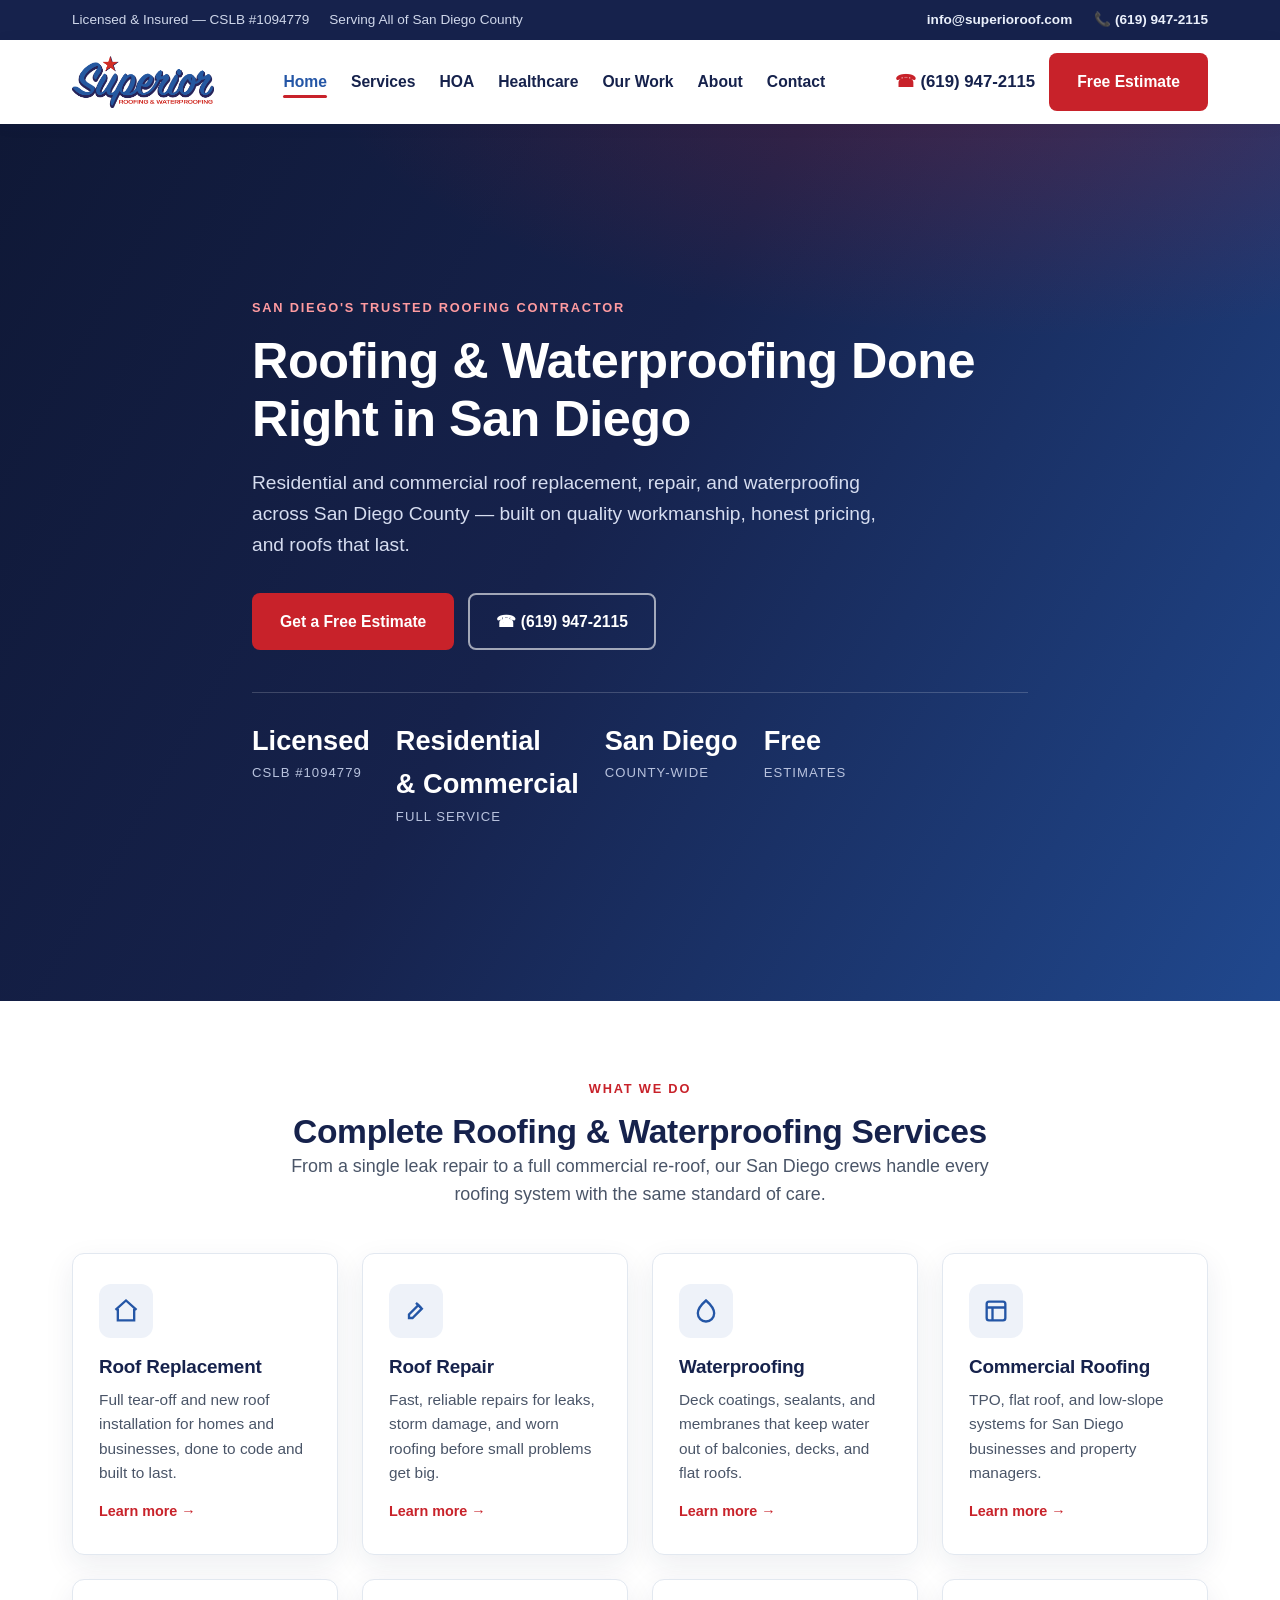
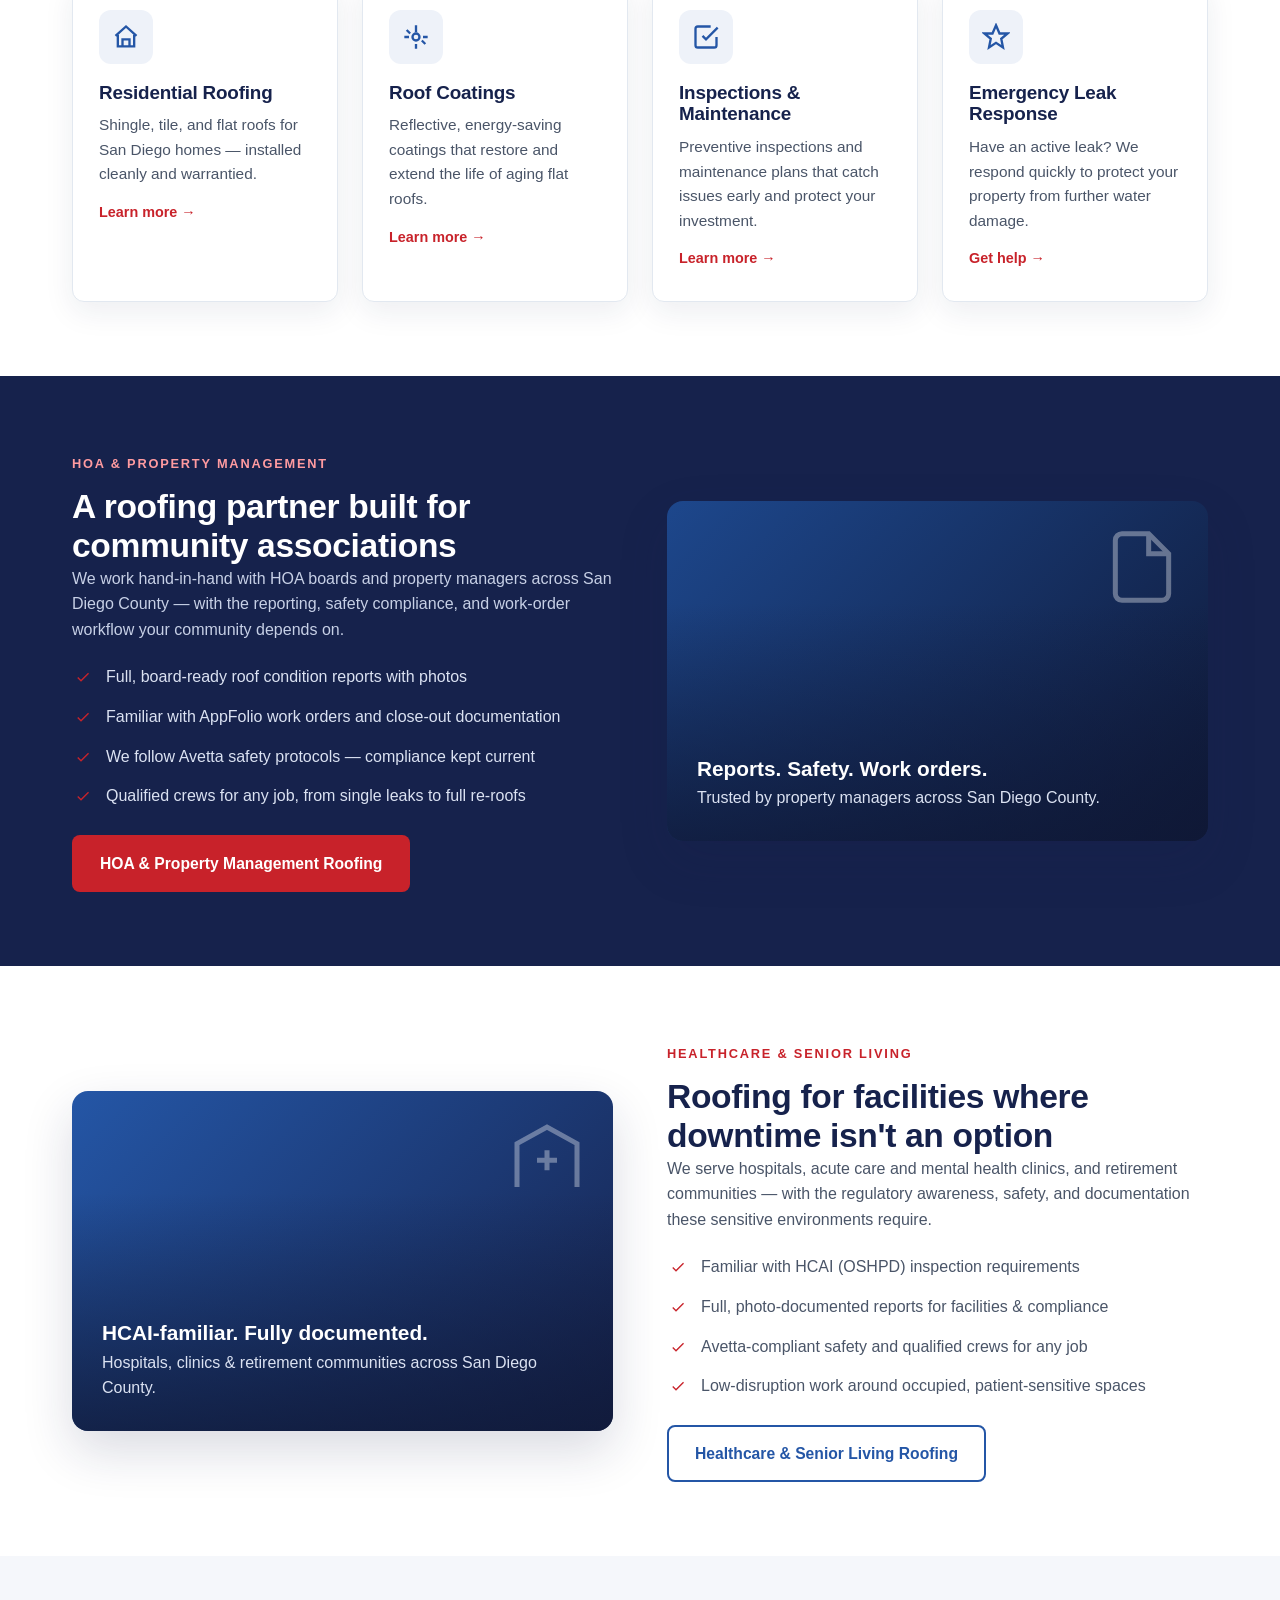
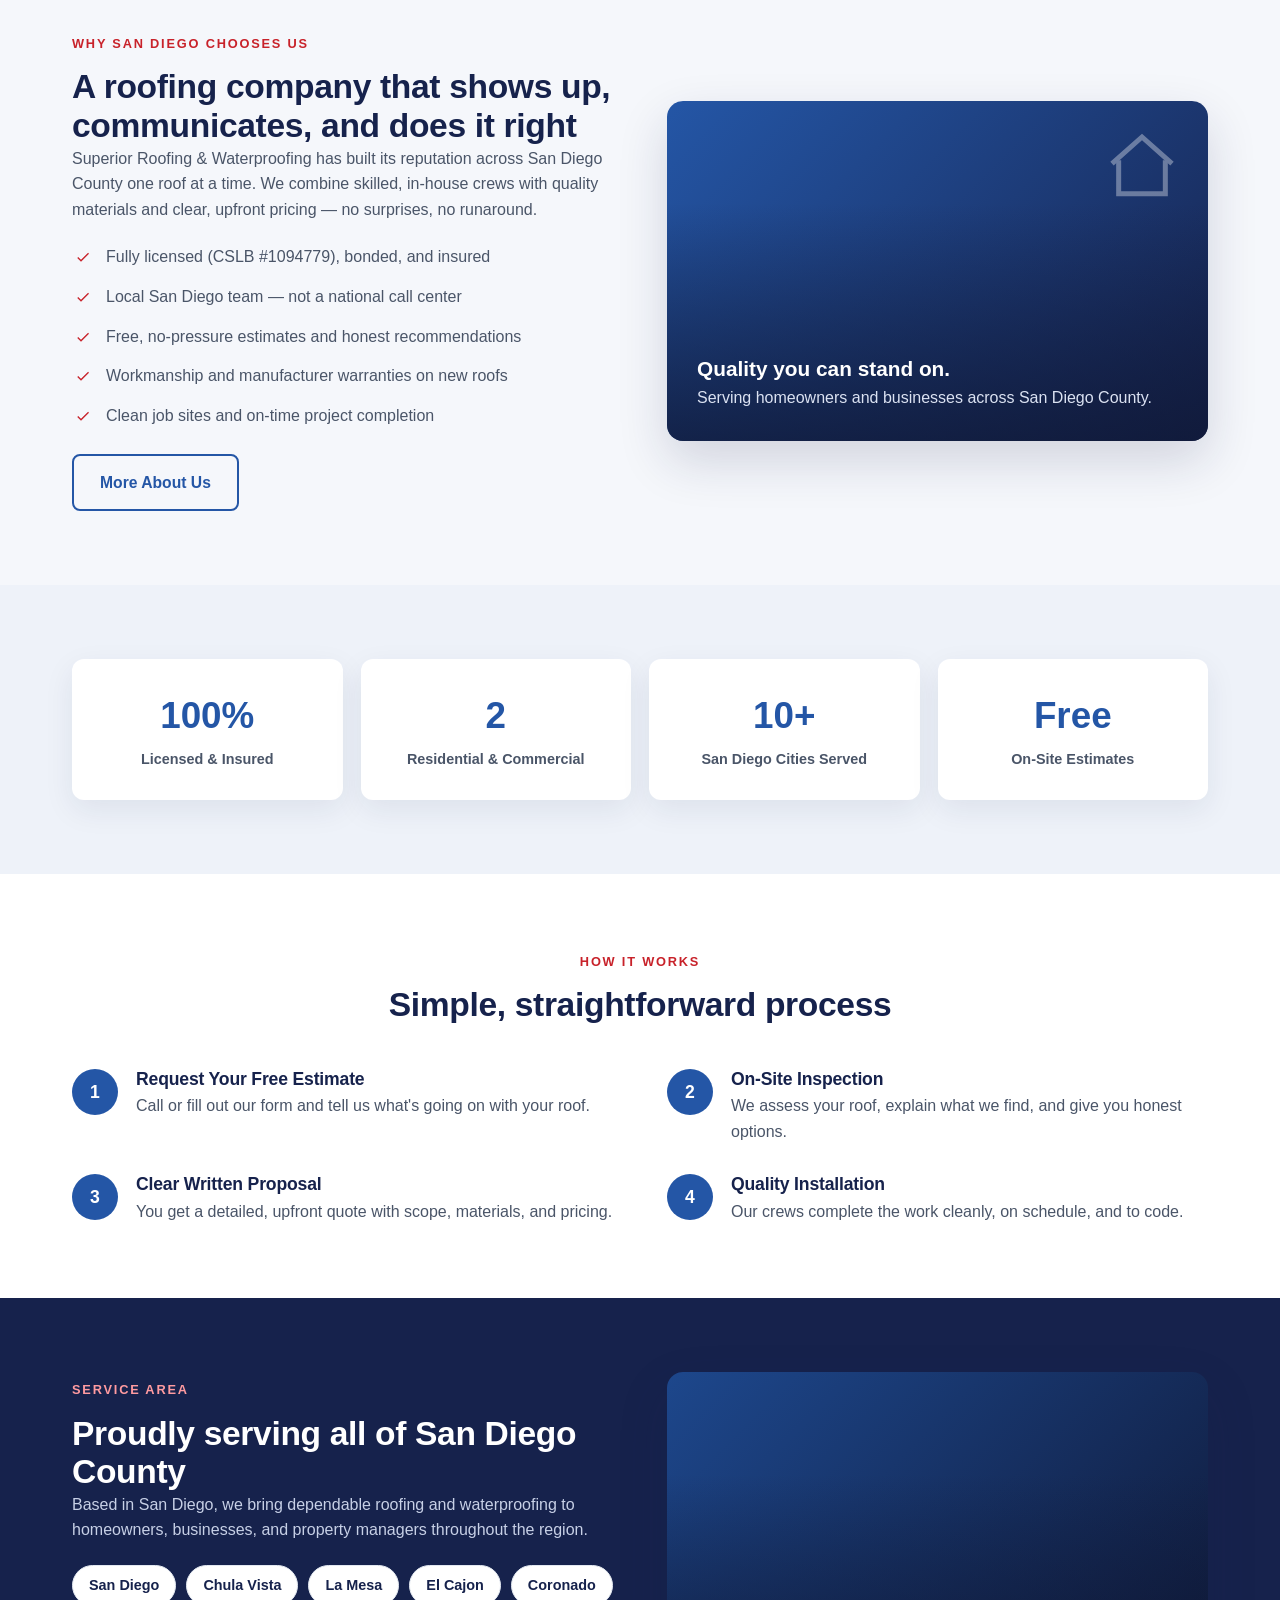
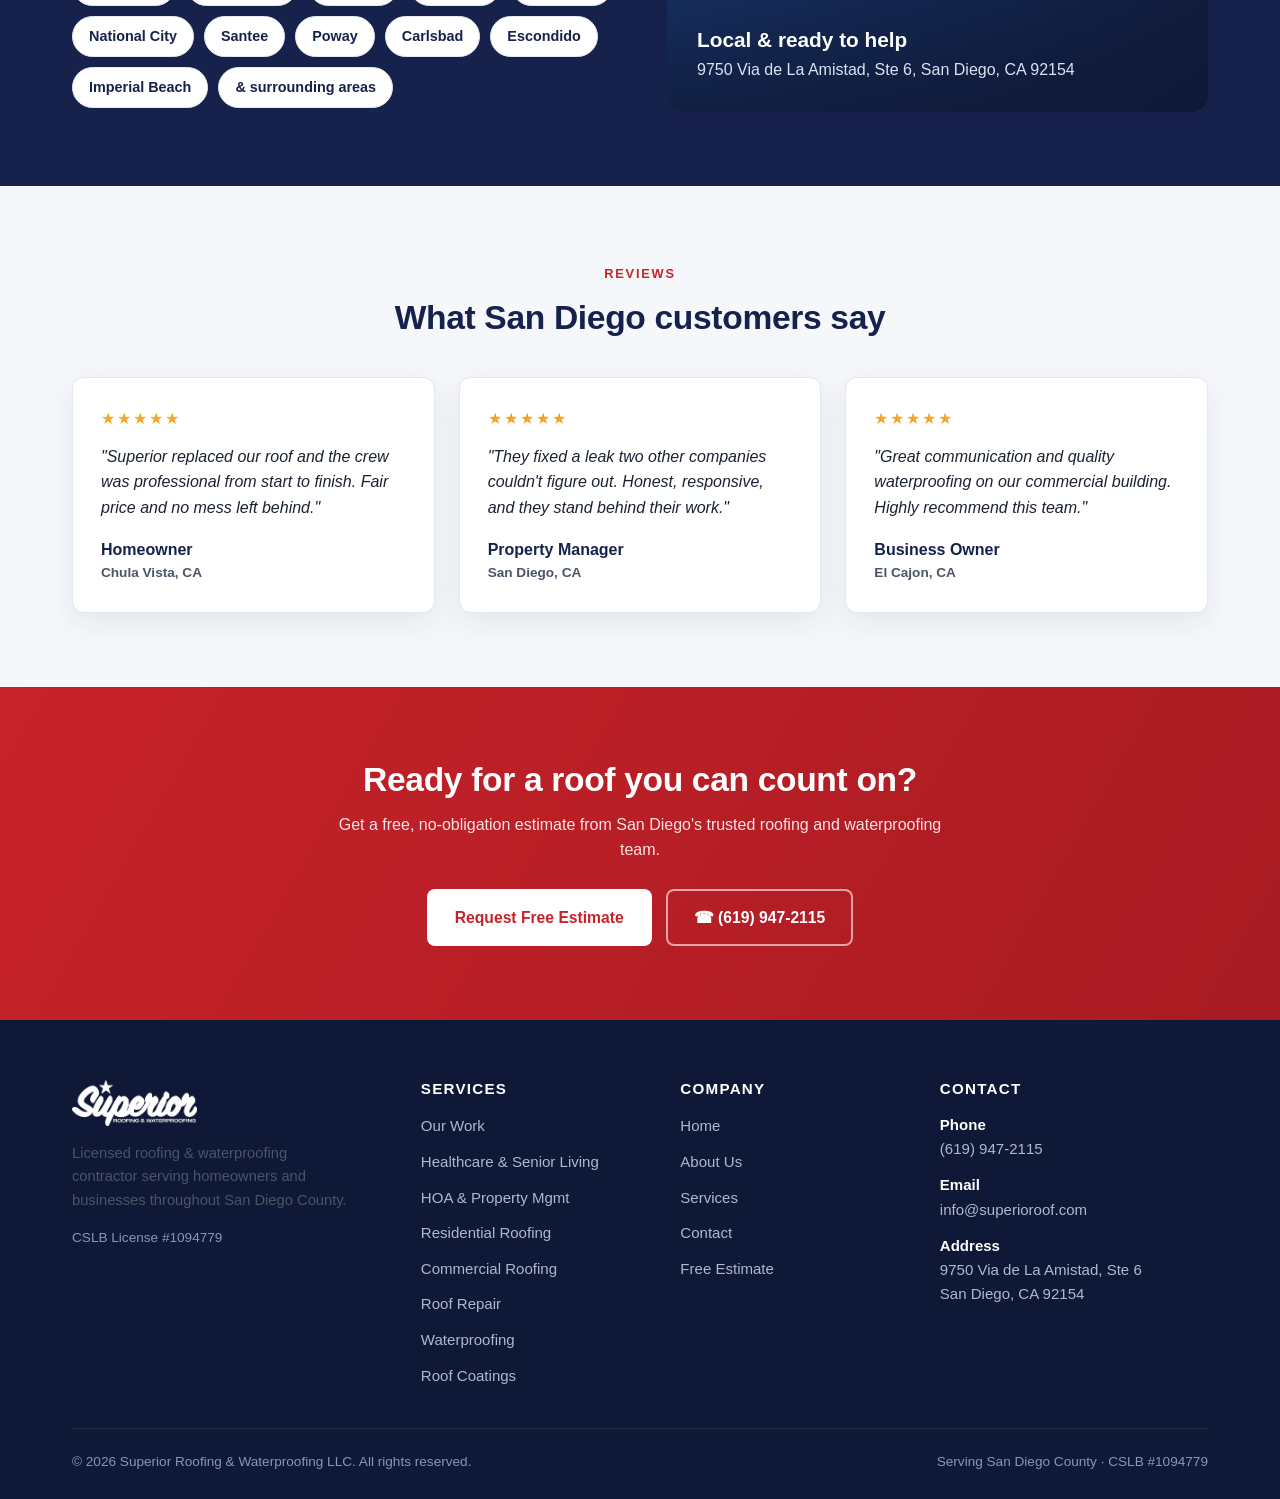
<file: index.html>
<!DOCTYPE html>
<html lang="en">
<head>
<meta charset="UTF-8">
<meta name="viewport" content="width=device-width, initial-scale=1">
<title>Superior Roofing &amp; Waterproofing | Roofing Contractor in San Diego, CA</title>
<meta name="description" content="Superior Roofing &amp; Waterproofing is a licensed San Diego roofing contractor (CSLB #1094779) for residential &amp; commercial roof replacement, repair, waterproofing and coatings across San Diego County. Free estimates — call (619) 947-2115.">
<meta name="keywords" content="roofing contractor San Diego, San Diego roofer, roof repair San Diego, roof replacement San Diego, commercial roofing San Diego, HOA roofing San Diego, property management roofing San Diego, hospital roofing San Diego, healthcare facility roofing, HCAI roofing contractor, retirement community roofing, waterproofing San Diego, flat roof San Diego, residential roofing San Diego County">
<meta name="robots" content="index, follow">
<meta name="geo.region" content="US-CA">
<meta name="geo.placename" content="San Diego, California">
<meta name="geo.position" content="32.5533;-117.0450">
<meta name="ICBM" content="32.5533, -117.0450">
<link rel="canonical" href="https://www.superioroof.com/">
<!-- Open Graph -->
<meta property="og:type" content="website">
<meta property="og:title" content="Superior Roofing &amp; Waterproofing | San Diego Roofing Contractor">
<meta property="og:description" content="Licensed San Diego roofing &amp; waterproofing contractor. Residential &amp; commercial roof replacement, repair, coatings. Free estimates: (619) 947-2115.">
<meta property="og:url" content="https://www.superioroof.com/">
<meta property="og:locale" content="en_US">
<meta name="twitter:card" content="summary">
<meta name="twitter:title" content="Superior Roofing &amp; Waterproofing | San Diego Roofing Contractor">
<meta name="twitter:description" content="Licensed San Diego roofing &amp; waterproofing contractor serving all of San Diego County.">
<link rel="preconnect" href="https://fonts.googleapis.com">
<link rel="stylesheet" href="styles.css">
<!-- Local Business structured data for Google local search -->
<script type="application/ld+json">
{
  "@context": "https://schema.org",
  "@type": "RoofingContractor",
  "@id": "https://www.superioroof.com/#business",
  "name": "Superior Roofing & Waterproofing LLC",
  "image": "https://www.superioroof.com/logo.png",
  "logo": "https://www.superioroof.com/logo.png",
  "url": "https://www.superioroof.com/",
  "telephone": "+1-619-947-2115",
  "email": "info@superioroof.com",
  "priceRange": "$$",
  "description": "Licensed roofing and waterproofing contractor serving San Diego County. Residential and commercial roof replacement, repair, maintenance, waterproofing and coatings.",
  "address": {
    "@type": "PostalAddress",
    "streetAddress": "9750 Via de La Amistad, Ste 6",
    "addressLocality": "San Diego",
    "addressRegion": "CA",
    "postalCode": "92154",
    "addressCountry": "US"
  },
  "geo": { "@type": "GeoCoordinates", "latitude": 32.5533, "longitude": -117.0450 },
  "areaServed": [
    {"@type":"City","name":"San Diego"},
    {"@type":"City","name":"Chula Vista"},
    {"@type":"City","name":"La Mesa"},
    {"@type":"City","name":"El Cajon"},
    {"@type":"City","name":"Coronado"},
    {"@type":"City","name":"National City"},
    {"@type":"City","name":"Santee"},
    {"@type":"City","name":"Poway"},
    {"@type":"City","name":"Carlsbad"},
    {"@type":"City","name":"Escondido"},
    {"@type":"AdministrativeArea","name":"San Diego County"}
  ],
  "openingHoursSpecification": [{
    "@type": "OpeningHoursSpecification",
    "dayOfWeek": ["Monday","Tuesday","Wednesday","Thursday","Friday"],
    "opens": "07:00", "closes": "17:00"
  }],
  "hasCredential": ["CSLB License #1094779", "Avetta-compliant safety program"],
  "knowsAbout": ["HOA roofing", "Property management roofing", "AppFolio work orders", "Healthcare facility roofing", "HCAI inspections", "Hospital roofing", "Retirement community roofing", "Commercial roofing", "Residential roofing", "Waterproofing"],
  "sameAs": []
}
</script>
</head>
<body>

<!-- Top bar -->
<div class="topbar">
  <div class="wrap">
    <div class="tb-left">
      <span>Licensed &amp; Insured — CSLB #1094779</span>
      <span>Serving All of San Diego County</span>
    </div>
    <div class="tb-right">
      <a href="mailto:info@superioroof.com">info@superioroof.com</a>
      <a href="tel:+16199472115">📞 (619) 947-2115</a>
    </div>
  </div>
</div>

<!-- Header -->
<header class="site-header">
  <div class="wrap nav">
    <a class="brand" href="index.html" aria-label="Superior Roofing and Waterproofing home">
      <img src="logo.png" alt="Superior Roofing & Waterproofing logo">
    </a>
    <nav aria-label="Main navigation">
      <ul class="nav-links">
        <li><a href="index.html" class="active">Home</a></li>
        <li><a href="services.html">Services</a></li>
        <li><a href="hoa.html">HOA</a></li>
        <li><a href="healthcare.html">Healthcare</a></li>
        <li><a href="projects.html">Our Work</a></li>
        <li><a href="about.html">About</a></li>
        <li><a href="contact.html">Contact</a></li>
      </ul>
    </nav>
    <div class="nav-cta">
      <span class="nav-phone"><span>☎</span> (619) 947-2115</span>
      <a href="contact.html" class="btn btn-red">Free Estimate</a>
      <button class="menu-toggle" aria-label="Toggle menu"><span></span><span></span><span></span></button>
    </div>
  </div>
</header>

<!-- Hero -->
<section class="hero">
  <div class="wrap">
    <span class="eyebrow" style="color:#ff9ba0">San Diego's Trusted Roofing Contractor</span>
    <h1>Roofing &amp; Waterproofing Done Right in San Diego</h1>
    <p>Residential and commercial roof replacement, repair, and waterproofing across San Diego County — built on quality workmanship, honest pricing, and roofs that last.</p>
    <div class="btns">
      <a href="contact.html" class="btn btn-red">Get a Free Estimate</a>
      <a href="tel:+16199472115" class="btn btn-ghost">☎ (619) 947-2115</a>
    </div>
    <div class="hero-badges">
      <div class="hero-badge"><b>Licensed</b><span>CSLB #1094779</span></div>
      <div class="hero-badge"><b>Residential<br>&amp; Commercial</b><span>Full Service</span></div>
      <div class="hero-badge"><b>San Diego</b><span>County-Wide</span></div>
      <div class="hero-badge"><b>Free</b><span>Estimates</span></div>
    </div>
  </div>
</section>

<!-- Services -->
<section>
  <div class="wrap center">
    <span class="eyebrow">What We Do</span>
    <h2>Complete Roofing &amp; Waterproofing Services</h2>
    <p class="lead">From a single leak repair to a full commercial re-roof, our San Diego crews handle every roofing system with the same standard of care.</p>
  </div>
  <div class="wrap" style="margin-top:44px">
    <div class="grid grid-4">
      <article class="card reveal">
        <div class="ic"><svg fill="none" stroke-width="2" viewBox="0 0 24 24"><path d="M3 11l9-8 9 8"/><path d="M5 10v10h14V10"/></svg></div>
        <h3>Roof Replacement</h3>
        <p>Full tear-off and new roof installation for homes and businesses, done to code and built to last.</p>
        <a class="more" href="services.html#replacement">Learn more →</a>
      </article>
      <article class="card reveal">
        <div class="ic"><svg fill="none" stroke-width="2" viewBox="0 0 24 24"><path d="M14 7l3 3-8 8H6v-3z"/><path d="M12 5l4 4"/></svg></div>
        <h3>Roof Repair</h3>
        <p>Fast, reliable repairs for leaks, storm damage, and worn roofing before small problems get big.</p>
        <a class="more" href="services.html#repair">Learn more →</a>
      </article>
      <article class="card reveal">
        <div class="ic"><svg fill="none" stroke-width="2" viewBox="0 0 24 24"><path d="M12 3s7 6 7 11a7 7 0 0 1-14 0c0-5 7-11 7-11z"/></svg></div>
        <h3>Waterproofing</h3>
        <p>Deck coatings, sealants, and membranes that keep water out of balconies, decks, and flat roofs.</p>
        <a class="more" href="services.html#waterproofing">Learn more →</a>
      </article>
      <article class="card reveal">
        <div class="ic"><svg fill="none" stroke-width="2" viewBox="0 0 24 24"><rect x="4" y="4" width="16" height="16" rx="2"/><path d="M4 9h16M9 9v11"/></svg></div>
        <h3>Commercial Roofing</h3>
        <p>TPO, flat roof, and low-slope systems for San Diego businesses and property managers.</p>
        <a class="more" href="services.html#commercial">Learn more →</a>
      </article>
      <article class="card reveal">
        <div class="ic"><svg fill="none" stroke-width="2" viewBox="0 0 24 24"><path d="M3 11l9-8 9 8"/><path d="M5 10v10h14V10"/><path d="M9 20v-6h6v6"/></svg></div>
        <h3>Residential Roofing</h3>
        <p>Shingle, tile, and flat roofs for San Diego homes — installed cleanly and warrantied.</p>
        <a class="more" href="services.html#residential">Learn more →</a>
      </article>
      <article class="card reveal">
        <div class="ic"><svg fill="none" stroke-width="2" viewBox="0 0 24 24"><path d="M12 2v6M12 22v-4M4 6l3 3M17 15l3 3M2 12h4M18 12h4"/><circle cx="12" cy="12" r="3"/></svg></div>
        <h3>Roof Coatings</h3>
        <p>Reflective, energy-saving coatings that restore and extend the life of aging flat roofs.</p>
        <a class="more" href="services.html#coatings">Learn more →</a>
      </article>
      <article class="card reveal">
        <div class="ic"><svg fill="none" stroke-width="2" viewBox="0 0 24 24"><path d="M9 11l3 3L22 4"/><path d="M21 12v7a2 2 0 0 1-2 2H5a2 2 0 0 1-2-2V5a2 2 0 0 1 2-2h11"/></svg></div>
        <h3>Inspections &amp; Maintenance</h3>
        <p>Preventive inspections and maintenance plans that catch issues early and protect your investment.</p>
        <a class="more" href="services.html#maintenance">Learn more →</a>
      </article>
      <article class="card reveal">
        <div class="ic"><svg fill="none" stroke-width="2" viewBox="0 0 24 24"><path d="M12 2l3 7h7l-5.5 4.5L18 21l-6-4-6 4 1.5-7.5L2 9h7z"/></svg></div>
        <h3>Emergency Leak Response</h3>
        <p>Have an active leak? We respond quickly to protect your property from further water damage.</p>
        <a class="more" href="contact.html">Get help →</a>
      </article>
    </div>
  </div>
</section>

<!-- HOA / Property Management highlight -->
<section class="navy-sec">
  <div class="wrap split">
    <div>
      <span class="eyebrow" style="color:#ff9ba0">HOA &amp; Property Management</span>
      <h2>A roofing partner built for community associations</h2>
      <p>We work hand-in-hand with HOA boards and property managers across San Diego County — with the reporting, safety compliance, and work-order workflow your community depends on.</p>
      <ul class="ticks">
        <li>Full, board-ready roof condition reports with photos</li>
        <li>Familiar with AppFolio work orders and close-out documentation</li>
        <li>We follow Avetta safety protocols — compliance kept current</li>
        <li>Qualified crews for any job, from single leaks to full re-roofs</li>
      </ul>
      <a href="hoa.html" class="btn btn-red" style="margin-top:26px">HOA &amp; Property Management Roofing</a>
    </div>
    <div class="media-box" style="background:linear-gradient(135deg,#1d478c,#0f1836)">
      <svg class="roofline" fill="none" stroke-width="1.5" viewBox="0 0 24 24"><path d="M14 2H6a2 2 0 0 0-2 2v16a2 2 0 0 0 2 2h12a2 2 0 0 0 2-2V8z"/><path d="M14 2v6h6"/></svg>
      <div class="mb-inner">
        <b>Reports. Safety. Work orders.</b>
        <span style="color:#dbe2f2">Trusted by property managers across San Diego County.</span>
      </div>
    </div>
  </div>
</section>

<!-- Healthcare & Senior Living highlight -->
<section>
  <div class="wrap split">
    <div class="media-box">
      <svg class="roofline" fill="none" stroke-width="1.5" viewBox="0 0 24 24"><path d="M3 21V8l9-5 9 5v13"/><path d="M12 10v6M9 13h6"/></svg>
      <div class="mb-inner">
        <b>HCAI-familiar. Fully documented.</b>
        <span style="color:#dbe2f2">Hospitals, clinics &amp; retirement communities across San Diego County.</span>
      </div>
    </div>
    <div>
      <span class="eyebrow">Healthcare &amp; Senior Living</span>
      <h2>Roofing for facilities where downtime isn't an option</h2>
      <p>We serve hospitals, acute care and mental health clinics, and retirement communities — with the regulatory awareness, safety, and documentation these sensitive environments require.</p>
      <ul class="ticks">
        <li>Familiar with HCAI (OSHPD) inspection requirements</li>
        <li>Full, photo-documented reports for facilities &amp; compliance</li>
        <li>Avetta-compliant safety and qualified crews for any job</li>
        <li>Low-disruption work around occupied, patient-sensitive spaces</li>
      </ul>
      <a href="healthcare.html" class="btn btn-outline" style="margin-top:26px">Healthcare &amp; Senior Living Roofing</a>
    </div>
  </div>
</section>

<!-- Why choose us -->
<section class="soft">
  <div class="wrap split">
    <div>
      <span class="eyebrow">Why San Diego Chooses Us</span>
      <h2>A roofing company that shows up, communicates, and does it right</h2>
      <p>Superior Roofing &amp; Waterproofing has built its reputation across San Diego County one roof at a time. We combine skilled, in-house crews with quality materials and clear, upfront pricing — no surprises, no runaround.</p>
      <ul class="ticks">
        <li>Fully licensed (CSLB #1094779), bonded, and insured</li>
        <li>Local San Diego team — not a national call center</li>
        <li>Free, no-pressure estimates and honest recommendations</li>
        <li>Workmanship and manufacturer warranties on new roofs</li>
        <li>Clean job sites and on-time project completion</li>
      </ul>
      <a href="about.html" class="btn btn-outline" style="margin-top:26px">More About Us</a>
    </div>
    <div class="media-box">
      <svg class="roofline" fill="none" stroke-width="1.5" viewBox="0 0 24 24"><path d="M3 11l9-8 9 8"/><path d="M5 10v10h14V10"/></svg>
      <div class="mb-inner">
        <b>Quality you can stand on.</b>
        <span style="color:#dbe2f2">Serving homeowners and businesses across San Diego County.</span>
      </div>
    </div>
  </div>
</section>

<!-- Stats -->
<section class="stats">
  <div class="wrap">
    <div class="grid grid-4">
      <div class="stat reveal"><b>100%</b><span>Licensed &amp; Insured</span></div>
      <div class="stat reveal"><b>2</b><span>Residential &amp; Commercial</span></div>
      <div class="stat reveal"><b>10+</b><span>San Diego Cities Served</span></div>
      <div class="stat reveal"><b>Free</b><span>On-Site Estimates</span></div>
    </div>
  </div>
</section>

<!-- Process -->
<section>
  <div class="wrap center" style="margin-bottom:44px">
    <span class="eyebrow">How It Works</span>
    <h2>Simple, straightforward process</h2>
  </div>
  <div class="wrap steps grid-2" style="display:grid;grid-template-columns:1fr 1fr;gap:30px 54px">
    <div class="step"><div class="n"></div><div><h4>Request Your Free Estimate</h4><p>Call or fill out our form and tell us what's going on with your roof.</p></div></div>
    <div class="step"><div class="n"></div><div><h4>On-Site Inspection</h4><p>We assess your roof, explain what we find, and give you honest options.</p></div></div>
    <div class="step"><div class="n"></div><div><h4>Clear Written Proposal</h4><p>You get a detailed, upfront quote with scope, materials, and pricing.</p></div></div>
    <div class="step"><div class="n"></div><div><h4>Quality Installation</h4><p>Our crews complete the work cleanly, on schedule, and to code.</p></div></div>
  </div>
</section>

<!-- Service area -->
<section class="navy-sec">
  <div class="wrap split">
    <div>
      <span class="eyebrow" style="color:#ff9ba0">Service Area</span>
      <h2>Proudly serving all of San Diego County</h2>
      <p>Based in San Diego, we bring dependable roofing and waterproofing to homeowners, businesses, and property managers throughout the region.</p>
      <div class="chips">
        <span class="chip">San Diego</span>
        <span class="chip">Chula Vista</span>
        <span class="chip">La Mesa</span>
        <span class="chip">El Cajon</span>
        <span class="chip">Coronado</span>
        <span class="chip">National City</span>
        <span class="chip">Santee</span>
        <span class="chip">Poway</span>
        <span class="chip">Carlsbad</span>
        <span class="chip">Escondido</span>
        <span class="chip">Imperial Beach</span>
        <span class="chip">&amp; surrounding areas</span>
      </div>
    </div>
    <div class="media-box" style="background:linear-gradient(135deg,#1d478c,#0f1836)">
      <div class="mb-inner">
        <b>Local &amp; ready to help</b>
        <span style="color:#dbe2f2">9750 Via de La Amistad, Ste 6, San Diego, CA 92154</span>
      </div>
    </div>
  </div>
</section>

<!-- Testimonials -->
<section class="soft">
  <div class="wrap center" style="margin-bottom:40px">
    <span class="eyebrow">Reviews</span>
    <h2>What San Diego customers say</h2>
  </div>
  <div class="wrap grid grid-3">
    <div class="quote reveal"><div class="stars">★★★★★</div><p>"Superior replaced our roof and the crew was professional from start to finish. Fair price and no mess left behind."</p><div class="who">Homeowner<span>Chula Vista, CA</span></div></div>
    <div class="quote reveal"><div class="stars">★★★★★</div><p>"They fixed a leak two other companies couldn't figure out. Honest, responsive, and they stand behind their work."</p><div class="who">Property Manager<span>San Diego, CA</span></div></div>
    <div class="quote reveal"><div class="stars">★★★★★</div><p>"Great communication and quality waterproofing on our commercial building. Highly recommend this team."</p><div class="who">Business Owner<span>El Cajon, CA</span></div></div>
  </div>
</section>

<!-- CTA -->
<section class="cta-band">
  <div class="wrap">
    <h2>Ready for a roof you can count on?</h2>
    <p>Get a free, no-obligation estimate from San Diego's trusted roofing and waterproofing team.</p>
    <div class="btns">
      <a href="contact.html" class="btn btn-blue" style="background:#fff;color:var(--red)">Request Free Estimate</a>
      <a href="tel:+16199472115" class="btn btn-ghost">☎ (619) 947-2115</a>
    </div>
  </div>
</section>

<!-- Footer -->
<footer class="site-footer">
  <div class="wrap">
    <div class="footer-grid">
      <div class="brand-f">
        <img src="logo.png" alt="Superior Roofing & Waterproofing">
        <p class="ft-desc">Licensed roofing &amp; waterproofing contractor serving homeowners and businesses throughout San Diego County.</p>
        <p style="margin-top:14px;color:#8a95b6;font-size:.85rem">CSLB License #1094779</p>
      </div>
      <div>
        <h4>Services</h4>
        <ul>
          <li><a href="projects.html">Our Work</a></li>
          <li><a href="healthcare.html">Healthcare &amp; Senior Living</a></li>
          <li><a href="hoa.html">HOA &amp; Property Mgmt</a></li>
          <li><a href="services.html#residential">Residential Roofing</a></li>
          <li><a href="services.html#commercial">Commercial Roofing</a></li>
          <li><a href="services.html#repair">Roof Repair</a></li>
          <li><a href="services.html#waterproofing">Waterproofing</a></li>
          <li><a href="services.html#coatings">Roof Coatings</a></li>
        </ul>
      </div>
      <div>
        <h4>Company</h4>
        <ul>
          <li><a href="index.html">Home</a></li>
          <li><a href="about.html">About Us</a></li>
          <li><a href="services.html">Services</a></li>
          <li><a href="contact.html">Contact</a></li>
          <li><a href="contact.html">Free Estimate</a></li>
        </ul>
      </div>
      <div>
        <h4>Contact</h4>
        <div class="ft-contact">
          <div><b>Phone</b><br><a href="tel:+16199472115">(619) 947-2115</a></div>
          <div><b>Email</b><br><a href="mailto:info@superioroof.com">info@superioroof.com</a></div>
          <div><b>Address</b><br>9750 Via de La Amistad, Ste 6<br>San Diego, CA 92154</div>
        </div>
      </div>
    </div>
    <div class="footer-bottom">
      <span>© <span id="year">2026</span> Superior Roofing &amp; Waterproofing LLC. All rights reserved.</span>
      <span>Serving San Diego County · CSLB #1094779</span>
    </div>
  </div>
</footer>

<script src="main.js"></script>
</body>
</html>
</file>
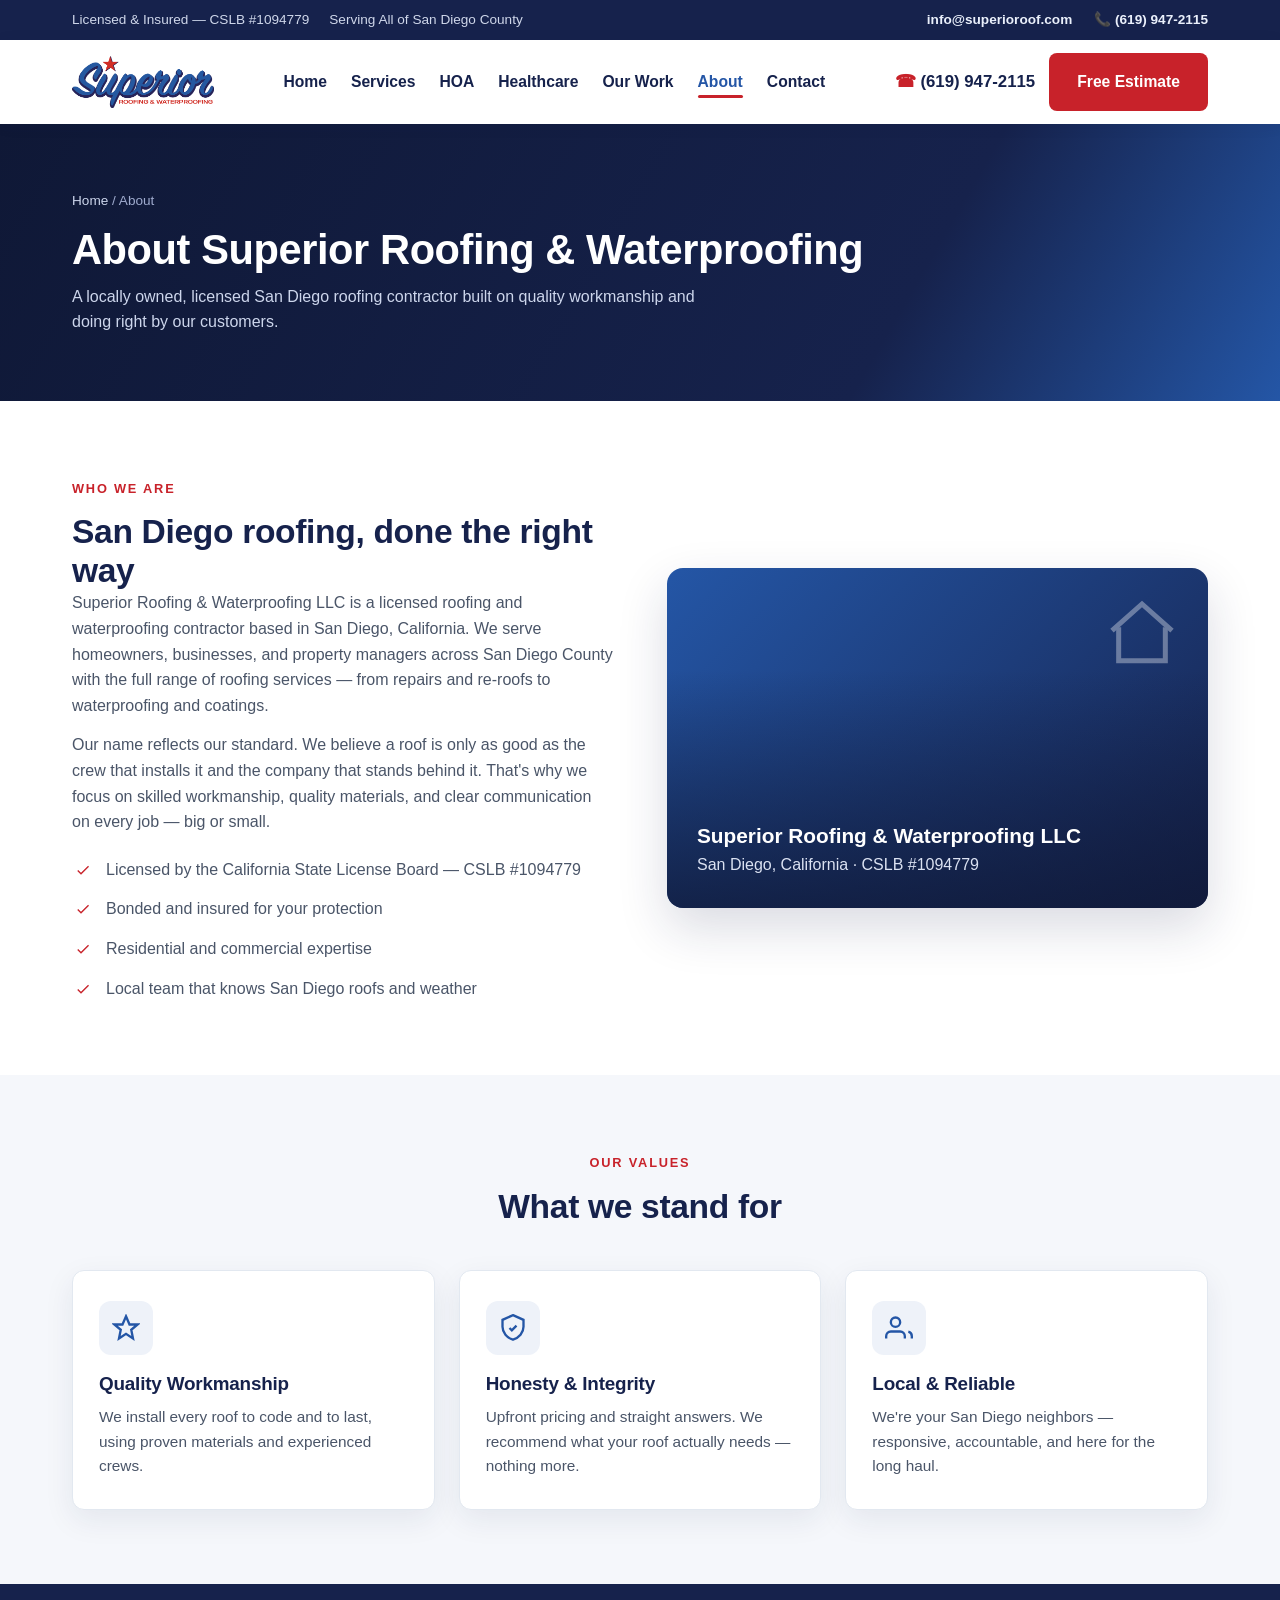
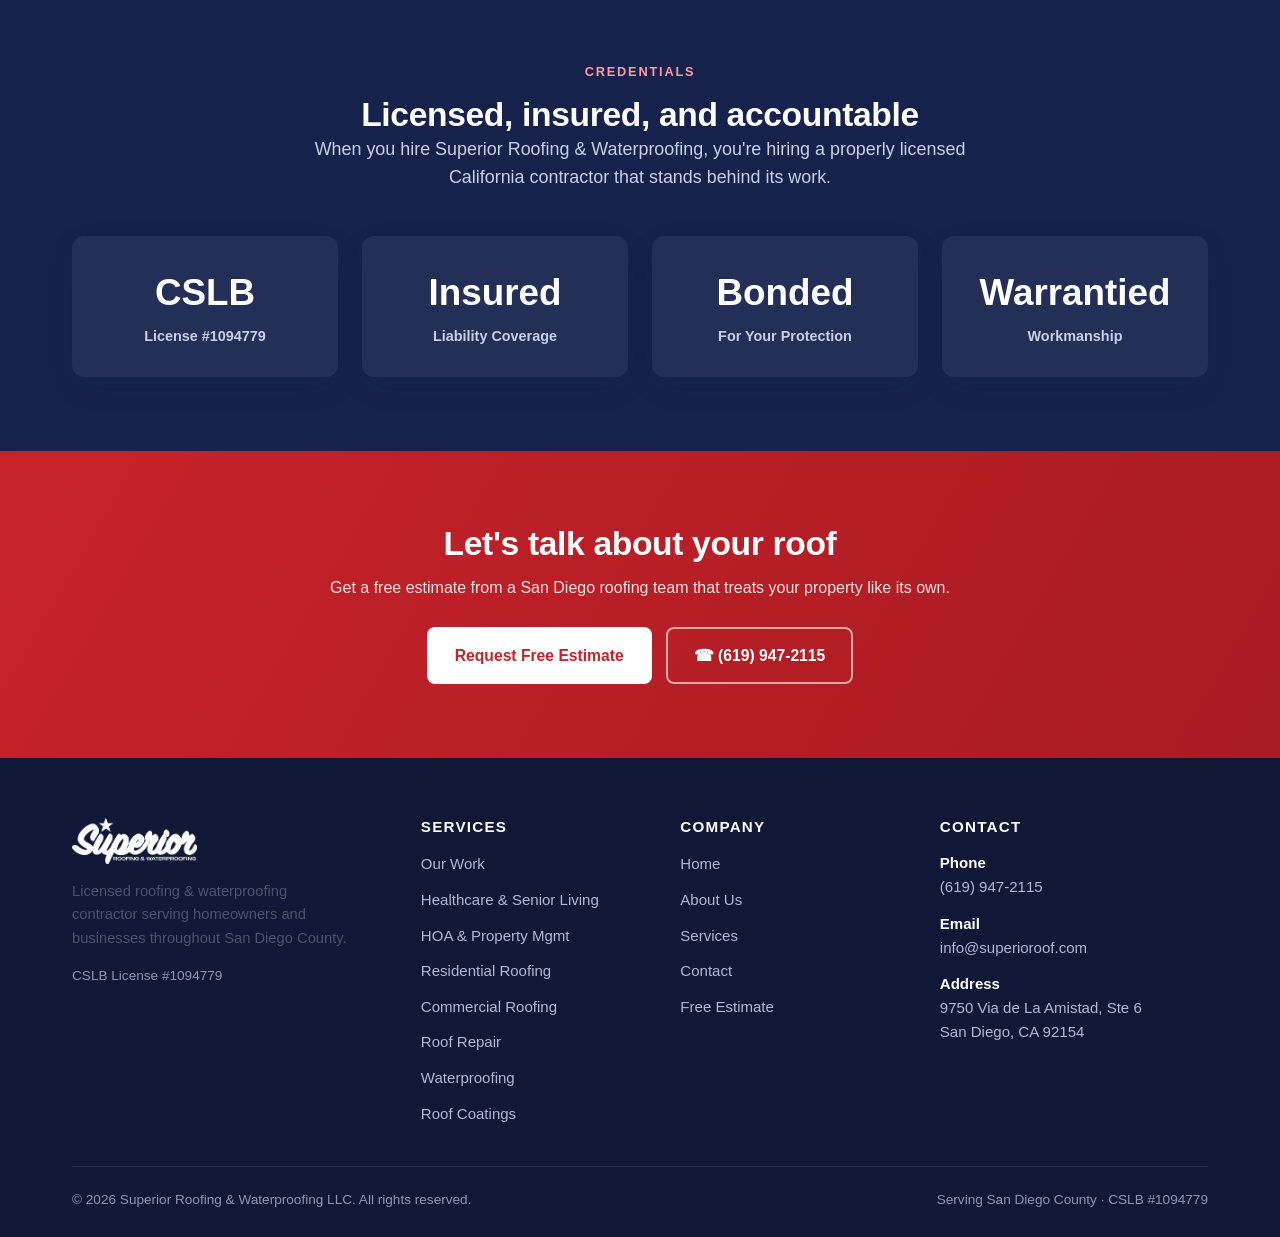
<file: about.html>
<!DOCTYPE html>
<html lang="en">
<head>
<meta charset="UTF-8">
<meta name="viewport" content="width=device-width, initial-scale=1">
<title>About Us | Superior Roofing &amp; Waterproofing — San Diego Roofing Contractor</title>
<meta name="description" content="Superior Roofing &amp; Waterproofing is a licensed, locally owned San Diego roofing contractor (CSLB #1094779) serving San Diego County with residential &amp; commercial roofing and waterproofing.">
<meta name="keywords" content="San Diego roofing company, licensed roofing contractor San Diego, local roofer San Diego, about Superior Roofing">
<meta name="robots" content="index, follow">
<meta name="geo.region" content="US-CA">
<meta name="geo.placename" content="San Diego, California">
<link rel="canonical" href="https://www.superioroof.com/about.html">
<meta property="og:type" content="website">
<meta property="og:title" content="About Superior Roofing & Waterproofing | San Diego">
<meta property="og:description" content="Locally owned, licensed San Diego roofing contractor serving San Diego County.">
<meta property="og:url" content="https://www.superioroof.com/about.html">
<link rel="stylesheet" href="styles.css">
<script type="application/ld+json">
{
  "@context":"https://schema.org",
  "@type":"BreadcrumbList",
  "itemListElement":[
    {"@type":"ListItem","position":1,"name":"Home","item":"https://www.superioroof.com/"},
    {"@type":"ListItem","position":2,"name":"About","item":"https://www.superioroof.com/about.html"}
  ]
}
</script>
</head>
<body>

<div class="topbar">
  <div class="wrap">
    <div class="tb-left">
      <span>Licensed &amp; Insured — CSLB #1094779</span>
      <span>Serving All of San Diego County</span>
    </div>
    <div class="tb-right">
      <a href="mailto:info@superioroof.com">info@superioroof.com</a>
      <a href="tel:+16199472115">📞 (619) 947-2115</a>
    </div>
  </div>
</div>

<header class="site-header">
  <div class="wrap nav">
    <a class="brand" href="index.html" aria-label="Superior Roofing and Waterproofing home">
      <img src="logo.png" alt="Superior Roofing & Waterproofing logo">
    </a>
    <nav aria-label="Main navigation">
      <ul class="nav-links">
        <li><a href="index.html">Home</a></li>
        <li><a href="services.html">Services</a></li>
        <li><a href="hoa.html">HOA</a></li>
        <li><a href="healthcare.html">Healthcare</a></li>
        <li><a href="projects.html">Our Work</a></li>
        <li><a href="about.html" class="active">About</a></li>
        <li><a href="contact.html">Contact</a></li>
      </ul>
    </nav>
    <div class="nav-cta">
      <span class="nav-phone"><span>☎</span> (619) 947-2115</span>
      <a href="contact.html" class="btn btn-red">Free Estimate</a>
      <button class="menu-toggle" aria-label="Toggle menu"><span></span><span></span><span></span></button>
    </div>
  </div>
</header>

<section class="page-banner">
  <div class="wrap">
    <div class="crumbs"><a href="index.html">Home</a> / About</div>
    <h1>About Superior Roofing &amp; Waterproofing</h1>
    <p>A locally owned, licensed San Diego roofing contractor built on quality workmanship and doing right by our customers.</p>
  </div>
</section>

<section>
  <div class="wrap split">
    <div>
      <span class="eyebrow">Who We Are</span>
      <h2>San Diego roofing, done the right way</h2>
      <p>Superior Roofing &amp; Waterproofing LLC is a licensed roofing and waterproofing contractor based in San Diego, California. We serve homeowners, businesses, and property managers across San Diego County with the full range of roofing services — from repairs and re-roofs to waterproofing and coatings.</p>
      <p style="margin-top:14px">Our name reflects our standard. We believe a roof is only as good as the crew that installs it and the company that stands behind it. That's why we focus on skilled workmanship, quality materials, and clear communication on every job — big or small.</p>
      <ul class="ticks">
        <li>Licensed by the California State License Board — CSLB #1094779</li>
        <li>Bonded and insured for your protection</li>
        <li>Residential and commercial expertise</li>
        <li>Local team that knows San Diego roofs and weather</li>
      </ul>
    </div>
    <div class="media-box">
      <svg class="roofline" fill="none" stroke-width="1.5" viewBox="0 0 24 24"><path d="M3 11l9-8 9 8"/><path d="M5 10v10h14V10"/></svg>
      <div class="mb-inner">
        <b>Superior Roofing &amp; Waterproofing LLC</b>
        <span style="color:#dbe2f2">San Diego, California · CSLB #1094779</span>
      </div>
    </div>
  </div>
</section>

<section class="soft">
  <div class="wrap center" style="margin-bottom:44px">
    <span class="eyebrow">Our Values</span>
    <h2>What we stand for</h2>
  </div>
  <div class="wrap grid grid-3">
    <div class="card reveal">
      <div class="ic"><svg fill="none" stroke-width="2" viewBox="0 0 24 24"><path d="M12 2l3 7h7l-5.5 4.5L18 21l-6-4-6 4 1.5-7.5L2 9h7z"/></svg></div>
      <h3>Quality Workmanship</h3>
      <p>We install every roof to code and to last, using proven materials and experienced crews.</p>
    </div>
    <div class="card reveal">
      <div class="ic"><svg fill="none" stroke-width="2" viewBox="0 0 24 24"><path d="M12 1l9 4v6c0 5-3.8 9.4-9 11-5.2-1.6-9-6-9-11V5z"/><path d="M9 12l2 2 4-4"/></svg></div>
      <h3>Honesty &amp; Integrity</h3>
      <p>Upfront pricing and straight answers. We recommend what your roof actually needs — nothing more.</p>
    </div>
    <div class="card reveal">
      <div class="ic"><svg fill="none" stroke-width="2" viewBox="0 0 24 24"><path d="M17 21v-2a4 4 0 0 0-4-4H5a4 4 0 0 0-4 4v2"/><circle cx="9" cy="7" r="4"/><path d="M23 21v-2a4 4 0 0 0-3-3.87"/></svg></div>
      <h3>Local &amp; Reliable</h3>
      <p>We're your San Diego neighbors — responsive, accountable, and here for the long haul.</p>
    </div>
  </div>
</section>

<section class="navy-sec">
  <div class="wrap center">
    <span class="eyebrow" style="color:#ff9ba0">Credentials</span>
    <h2>Licensed, insured, and accountable</h2>
    <p class="lead" style="color:#c7d0e6">When you hire Superior Roofing &amp; Waterproofing, you're hiring a properly licensed California contractor that stands behind its work.</p>
  </div>
  <div class="wrap grid grid-4" style="margin-top:44px">
    <div class="stat reveal" style="background:rgba(255,255,255,.06)"><b style="color:#fff">CSLB</b><span style="color:#c7d0e6">License #1094779</span></div>
    <div class="stat reveal" style="background:rgba(255,255,255,.06)"><b style="color:#fff">Insured</b><span style="color:#c7d0e6">Liability Coverage</span></div>
    <div class="stat reveal" style="background:rgba(255,255,255,.06)"><b style="color:#fff">Bonded</b><span style="color:#c7d0e6">For Your Protection</span></div>
    <div class="stat reveal" style="background:rgba(255,255,255,.06)"><b style="color:#fff">Warrantied</b><span style="color:#c7d0e6">Workmanship</span></div>
  </div>
</section>

<section class="cta-band">
  <div class="wrap">
    <h2>Let's talk about your roof</h2>
    <p>Get a free estimate from a San Diego roofing team that treats your property like its own.</p>
    <div class="btns">
      <a href="contact.html" class="btn" style="background:#fff;color:var(--red)">Request Free Estimate</a>
      <a href="tel:+16199472115" class="btn btn-ghost">☎ (619) 947-2115</a>
    </div>
  </div>
</section>

<footer class="site-footer">
  <div class="wrap">
    <div class="footer-grid">
      <div class="brand-f">
        <img src="logo.png" alt="Superior Roofing & Waterproofing">
        <p class="ft-desc">Licensed roofing &amp; waterproofing contractor serving homeowners and businesses throughout San Diego County.</p>
        <p style="margin-top:14px;color:#8a95b6;font-size:.85rem">CSLB License #1094779</p>
      </div>
      <div>
        <h4>Services</h4>
        <ul>
          <li><a href="projects.html">Our Work</a></li>
          <li><a href="healthcare.html">Healthcare &amp; Senior Living</a></li>
          <li><a href="hoa.html">HOA &amp; Property Mgmt</a></li>
          <li><a href="services.html#residential">Residential Roofing</a></li>
          <li><a href="services.html#commercial">Commercial Roofing</a></li>
          <li><a href="services.html#repair">Roof Repair</a></li>
          <li><a href="services.html#waterproofing">Waterproofing</a></li>
          <li><a href="services.html#coatings">Roof Coatings</a></li>
        </ul>
      </div>
      <div>
        <h4>Company</h4>
        <ul>
          <li><a href="index.html">Home</a></li>
          <li><a href="about.html">About Us</a></li>
          <li><a href="services.html">Services</a></li>
          <li><a href="contact.html">Contact</a></li>
          <li><a href="contact.html">Free Estimate</a></li>
        </ul>
      </div>
      <div>
        <h4>Contact</h4>
        <div class="ft-contact">
          <div><b>Phone</b><br><a href="tel:+16199472115">(619) 947-2115</a></div>
          <div><b>Email</b><br><a href="mailto:info@superioroof.com">info@superioroof.com</a></div>
          <div><b>Address</b><br>9750 Via de La Amistad, Ste 6<br>San Diego, CA 92154</div>
        </div>
      </div>
    </div>
    <div class="footer-bottom">
      <span>© <span id="year">2026</span> Superior Roofing &amp; Waterproofing LLC. All rights reserved.</span>
      <span>Serving San Diego County · CSLB #1094779</span>
    </div>
  </div>
</footer>

<script src="main.js"></script>
</body>
</html>
</file>
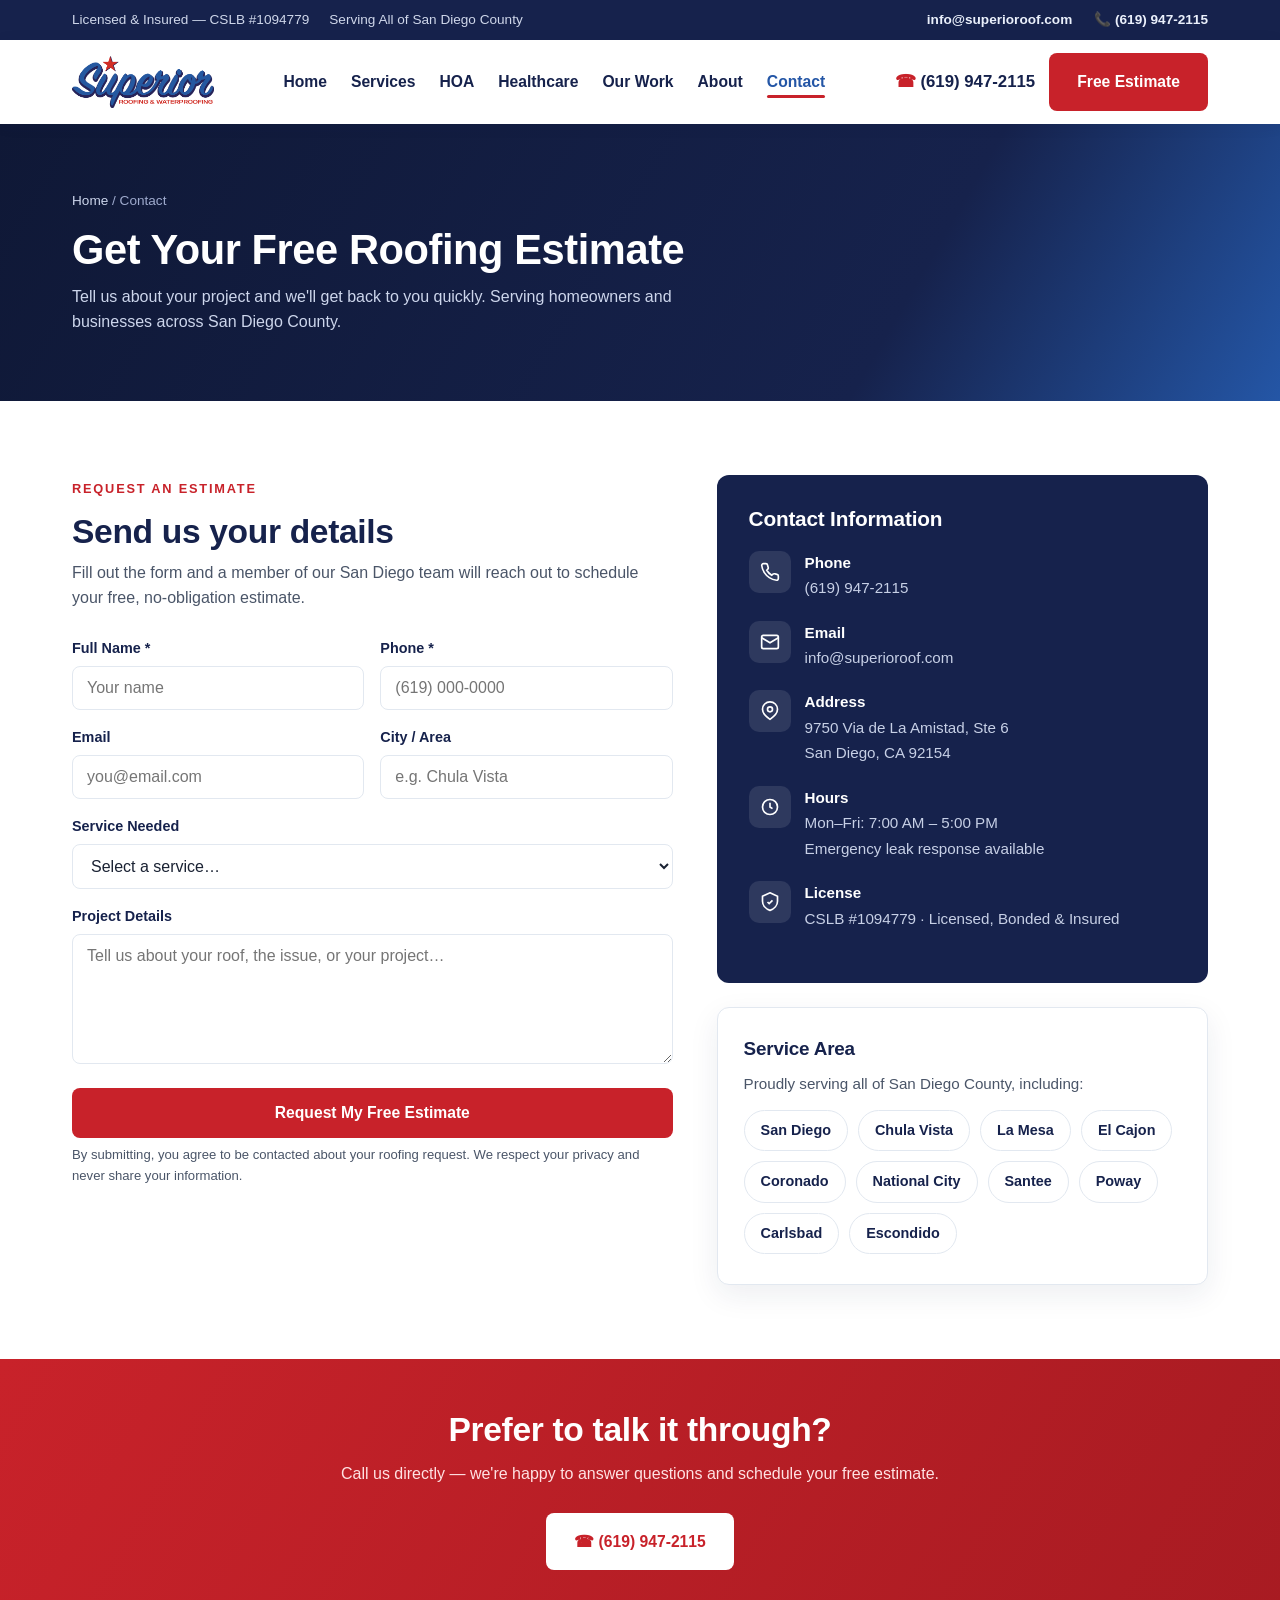
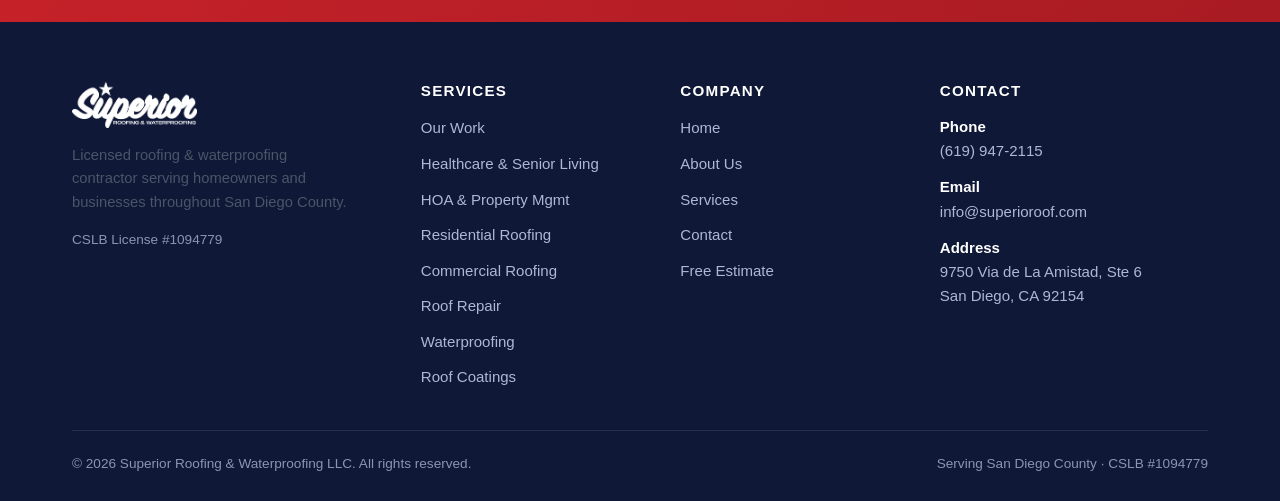
<file: contact.html>
<!DOCTYPE html>
<html lang="en">
<head>
<meta charset="UTF-8">
<meta name="viewport" content="width=device-width, initial-scale=1">
<title>Contact &amp; Free Estimate | Superior Roofing &amp; Waterproofing — San Diego</title>
<meta name="description" content="Contact Superior Roofing &amp; Waterproofing in San Diego for a free roofing estimate. Call (619) 947-2115 or request an estimate online. Serving all of San Diego County. CSLB #1094779.">
<meta name="keywords" content="roofing estimate San Diego, free roof quote San Diego, contact roofing contractor San Diego, San Diego roofer phone number">
<meta name="robots" content="index, follow">
<meta name="geo.region" content="US-CA">
<meta name="geo.placename" content="San Diego, California">
<meta name="geo.position" content="32.5533;-117.0450">
<meta name="ICBM" content="32.5533, -117.0450">
<link rel="canonical" href="https://www.superioroof.com/contact.html">
<meta property="og:type" content="website">
<meta property="og:title" content="Contact Superior Roofing & Waterproofing | San Diego">
<meta property="og:description" content="Call (619) 947-2115 for a free San Diego roofing estimate. Serving all of San Diego County.">
<meta property="og:url" content="https://www.superioroof.com/contact.html">
<link rel="stylesheet" href="styles.css">
<script type="application/ld+json">
{
  "@context":"https://schema.org",
  "@type":"ContactPage",
  "name":"Contact Superior Roofing & Waterproofing",
  "url":"https://www.superioroof.com/contact.html",
  "about":{
    "@type":"RoofingContractor",
    "name":"Superior Roofing & Waterproofing LLC",
    "telephone":"+1-619-947-2115",
    "email":"info@superioroof.com",
    "address":{
      "@type":"PostalAddress",
      "streetAddress":"9750 Via de La Amistad, Ste 6",
      "addressLocality":"San Diego","addressRegion":"CA","postalCode":"92154","addressCountry":"US"
    }
  }
}
</script>
</head>
<body>

<div class="topbar">
  <div class="wrap">
    <div class="tb-left">
      <span>Licensed &amp; Insured — CSLB #1094779</span>
      <span>Serving All of San Diego County</span>
    </div>
    <div class="tb-right">
      <a href="mailto:info@superioroof.com">info@superioroof.com</a>
      <a href="tel:+16199472115">📞 (619) 947-2115</a>
    </div>
  </div>
</div>

<header class="site-header">
  <div class="wrap nav">
    <a class="brand" href="index.html" aria-label="Superior Roofing and Waterproofing home">
      <img src="logo.png" alt="Superior Roofing & Waterproofing logo">
    </a>
    <nav aria-label="Main navigation">
      <ul class="nav-links">
        <li><a href="index.html">Home</a></li>
        <li><a href="services.html">Services</a></li>
        <li><a href="hoa.html">HOA</a></li>
        <li><a href="healthcare.html">Healthcare</a></li>
        <li><a href="projects.html">Our Work</a></li>
        <li><a href="about.html">About</a></li>
        <li><a href="contact.html" class="active">Contact</a></li>
      </ul>
    </nav>
    <div class="nav-cta">
      <span class="nav-phone"><span>☎</span> (619) 947-2115</span>
      <a href="contact.html" class="btn btn-red">Free Estimate</a>
      <button class="menu-toggle" aria-label="Toggle menu"><span></span><span></span><span></span></button>
    </div>
  </div>
</header>

<section class="page-banner">
  <div class="wrap">
    <div class="crumbs"><a href="index.html">Home</a> / Contact</div>
    <h1>Get Your Free Roofing Estimate</h1>
    <p>Tell us about your project and we'll get back to you quickly. Serving homeowners and businesses across San Diego County.</p>
  </div>
</section>

<section>
  <div class="wrap contact-grid">
    <!-- Form -->
    <div>
      <span class="eyebrow">Request an Estimate</span>
      <h2 style="margin-bottom:8px">Send us your details</h2>
      <p style="margin-bottom:26px">Fill out the form and a member of our San Diego team will reach out to schedule your free, no-obligation estimate.</p>
      <form id="quoteForm" novalidate>
        <div class="grid grid-2" style="gap:0 16px">
          <div class="field">
            <label for="name">Full Name *</label>
            <input id="name" name="name" type="text" required placeholder="Your name">
          </div>
          <div class="field">
            <label for="phone">Phone *</label>
            <input id="phone" name="phone" type="tel" required placeholder="(619) 000-0000">
          </div>
        </div>
        <div class="grid grid-2" style="gap:0 16px">
          <div class="field">
            <label for="email">Email</label>
            <input id="email" name="email" type="email" placeholder="you@email.com">
          </div>
          <div class="field">
            <label for="city">City / Area</label>
            <input id="city" name="city" type="text" placeholder="e.g. Chula Vista">
          </div>
        </div>
        <div class="field">
          <label for="service">Service Needed</label>
          <select id="service" name="service">
            <option value="">Select a service…</option>
            <option>HOA / Property Management Roofing</option>
            <option>Healthcare / Senior Living Facility</option>
            <option>Residential Roofing</option>
            <option>Commercial Roofing</option>
            <option>Roof Repair / Leak</option>
            <option>Waterproofing</option>
            <option>Roof Coating / Restoration</option>
            <option>Inspection / Maintenance</option>
            <option>Emergency Leak</option>
            <option>Other</option>
          </select>
        </div>
        <div class="field">
          <label for="message">Project Details</label>
          <textarea id="message" name="message" placeholder="Tell us about your roof, the issue, or your project…"></textarea>
        </div>
        <button type="submit" class="btn btn-red" style="width:100%;justify-content:center">Request My Free Estimate</button>
        <p class="form-note">By submitting, you agree to be contacted about your roofing request. We respect your privacy and never share your information.</p>
        <div class="success" id="formSuccess">✓ Thanks! Your request has been received. We'll call or email you shortly to schedule your free estimate.</div>
      </form>
    </div>

    <!-- Info -->
    <div>
      <div class="info-card">
        <h3>Contact Information</h3>
        <div class="info-row">
          <div class="ic"><svg fill="none" stroke-width="2" viewBox="0 0 24 24"><path d="M22 16.9v3a2 2 0 0 1-2.2 2 19.8 19.8 0 0 1-8.6-3.1 19.5 19.5 0 0 1-6-6 19.8 19.8 0 0 1-3.1-8.6A2 2 0 0 1 4.1 2h3a2 2 0 0 1 2 1.7c.1.9.4 1.8.7 2.7a2 2 0 0 1-.5 2.1L8.1 9.9a16 16 0 0 0 6 6l1.4-1.2a2 2 0 0 1 2.1-.5c.9.3 1.8.6 2.7.7a2 2 0 0 1 1.7 2z"/></svg></div>
          <div><b>Phone</b><a href="tel:+16199472115">(619) 947-2115</a></div>
        </div>
        <div class="info-row">
          <div class="ic"><svg fill="none" stroke-width="2" viewBox="0 0 24 24"><rect x="2" y="4" width="20" height="16" rx="2"/><path d="m22 7-10 6L2 7"/></svg></div>
          <div><b>Email</b><a href="mailto:info@superioroof.com">info@superioroof.com</a></div>
        </div>
        <div class="info-row">
          <div class="ic"><svg fill="none" stroke-width="2" viewBox="0 0 24 24"><path d="M21 10c0 6-9 12-9 12s-9-6-9-12a9 9 0 0 1 18 0z"/><circle cx="12" cy="10" r="3"/></svg></div>
          <div><b>Address</b><span>9750 Via de La Amistad, Ste 6<br>San Diego, CA 92154</span></div>
        </div>
        <div class="info-row">
          <div class="ic"><svg fill="none" stroke-width="2" viewBox="0 0 24 24"><circle cx="12" cy="12" r="9"/><path d="M12 7v5l3 2"/></svg></div>
          <div><b>Hours</b><span>Mon–Fri: 7:00 AM – 5:00 PM<br>Emergency leak response available</span></div>
        </div>
        <div class="info-row">
          <div class="ic"><svg fill="none" stroke-width="2" viewBox="0 0 24 24"><path d="M12 1l9 4v6c0 5-3.8 9.4-9 11-5.2-1.6-9-6-9-11V5z"/><path d="M9 12l2 2 4-4"/></svg></div>
          <div><b>License</b><span>CSLB #1094779 · Licensed, Bonded &amp; Insured</span></div>
        </div>
      </div>

      <div class="card" style="margin-top:24px">
        <h3 style="margin-bottom:12px">Service Area</h3>
        <p style="font-size:.95rem">Proudly serving all of San Diego County, including:</p>
        <div class="chips" style="margin-top:14px">
          <span class="chip">San Diego</span>
          <span class="chip">Chula Vista</span>
          <span class="chip">La Mesa</span>
          <span class="chip">El Cajon</span>
          <span class="chip">Coronado</span>
          <span class="chip">National City</span>
          <span class="chip">Santee</span>
          <span class="chip">Poway</span>
          <span class="chip">Carlsbad</span>
          <span class="chip">Escondido</span>
        </div>
      </div>
    </div>
  </div>
</section>

<section class="cta-band" style="padding:52px 0">
  <div class="wrap">
    <h2>Prefer to talk it through?</h2>
    <p>Call us directly — we're happy to answer questions and schedule your free estimate.</p>
    <div class="btns">
      <a href="tel:+16199472115" class="btn" style="background:#fff;color:var(--red)">☎ (619) 947-2115</a>
    </div>
  </div>
</section>

<footer class="site-footer">
  <div class="wrap">
    <div class="footer-grid">
      <div class="brand-f">
        <img src="logo.png" alt="Superior Roofing & Waterproofing">
        <p class="ft-desc">Licensed roofing &amp; waterproofing contractor serving homeowners and businesses throughout San Diego County.</p>
        <p style="margin-top:14px;color:#8a95b6;font-size:.85rem">CSLB License #1094779</p>
      </div>
      <div>
        <h4>Services</h4>
        <ul>
          <li><a href="projects.html">Our Work</a></li>
          <li><a href="healthcare.html">Healthcare &amp; Senior Living</a></li>
          <li><a href="hoa.html">HOA &amp; Property Mgmt</a></li>
          <li><a href="services.html#residential">Residential Roofing</a></li>
          <li><a href="services.html#commercial">Commercial Roofing</a></li>
          <li><a href="services.html#repair">Roof Repair</a></li>
          <li><a href="services.html#waterproofing">Waterproofing</a></li>
          <li><a href="services.html#coatings">Roof Coatings</a></li>
        </ul>
      </div>
      <div>
        <h4>Company</h4>
        <ul>
          <li><a href="index.html">Home</a></li>
          <li><a href="about.html">About Us</a></li>
          <li><a href="services.html">Services</a></li>
          <li><a href="contact.html">Contact</a></li>
          <li><a href="contact.html">Free Estimate</a></li>
        </ul>
      </div>
      <div>
        <h4>Contact</h4>
        <div class="ft-contact">
          <div><b>Phone</b><br><a href="tel:+16199472115">(619) 947-2115</a></div>
          <div><b>Email</b><br><a href="mailto:info@superioroof.com">info@superioroof.com</a></div>
          <div><b>Address</b><br>9750 Via de La Amistad, Ste 6<br>San Diego, CA 92154</div>
        </div>
      </div>
    </div>
    <div class="footer-bottom">
      <span>© <span id="year">2026</span> Superior Roofing &amp; Waterproofing LLC. All rights reserved.</span>
      <span>Serving San Diego County · CSLB #1094779</span>
    </div>
  </div>
</footer>

<script src="main.js"></script>
</body>
</html>
</file>
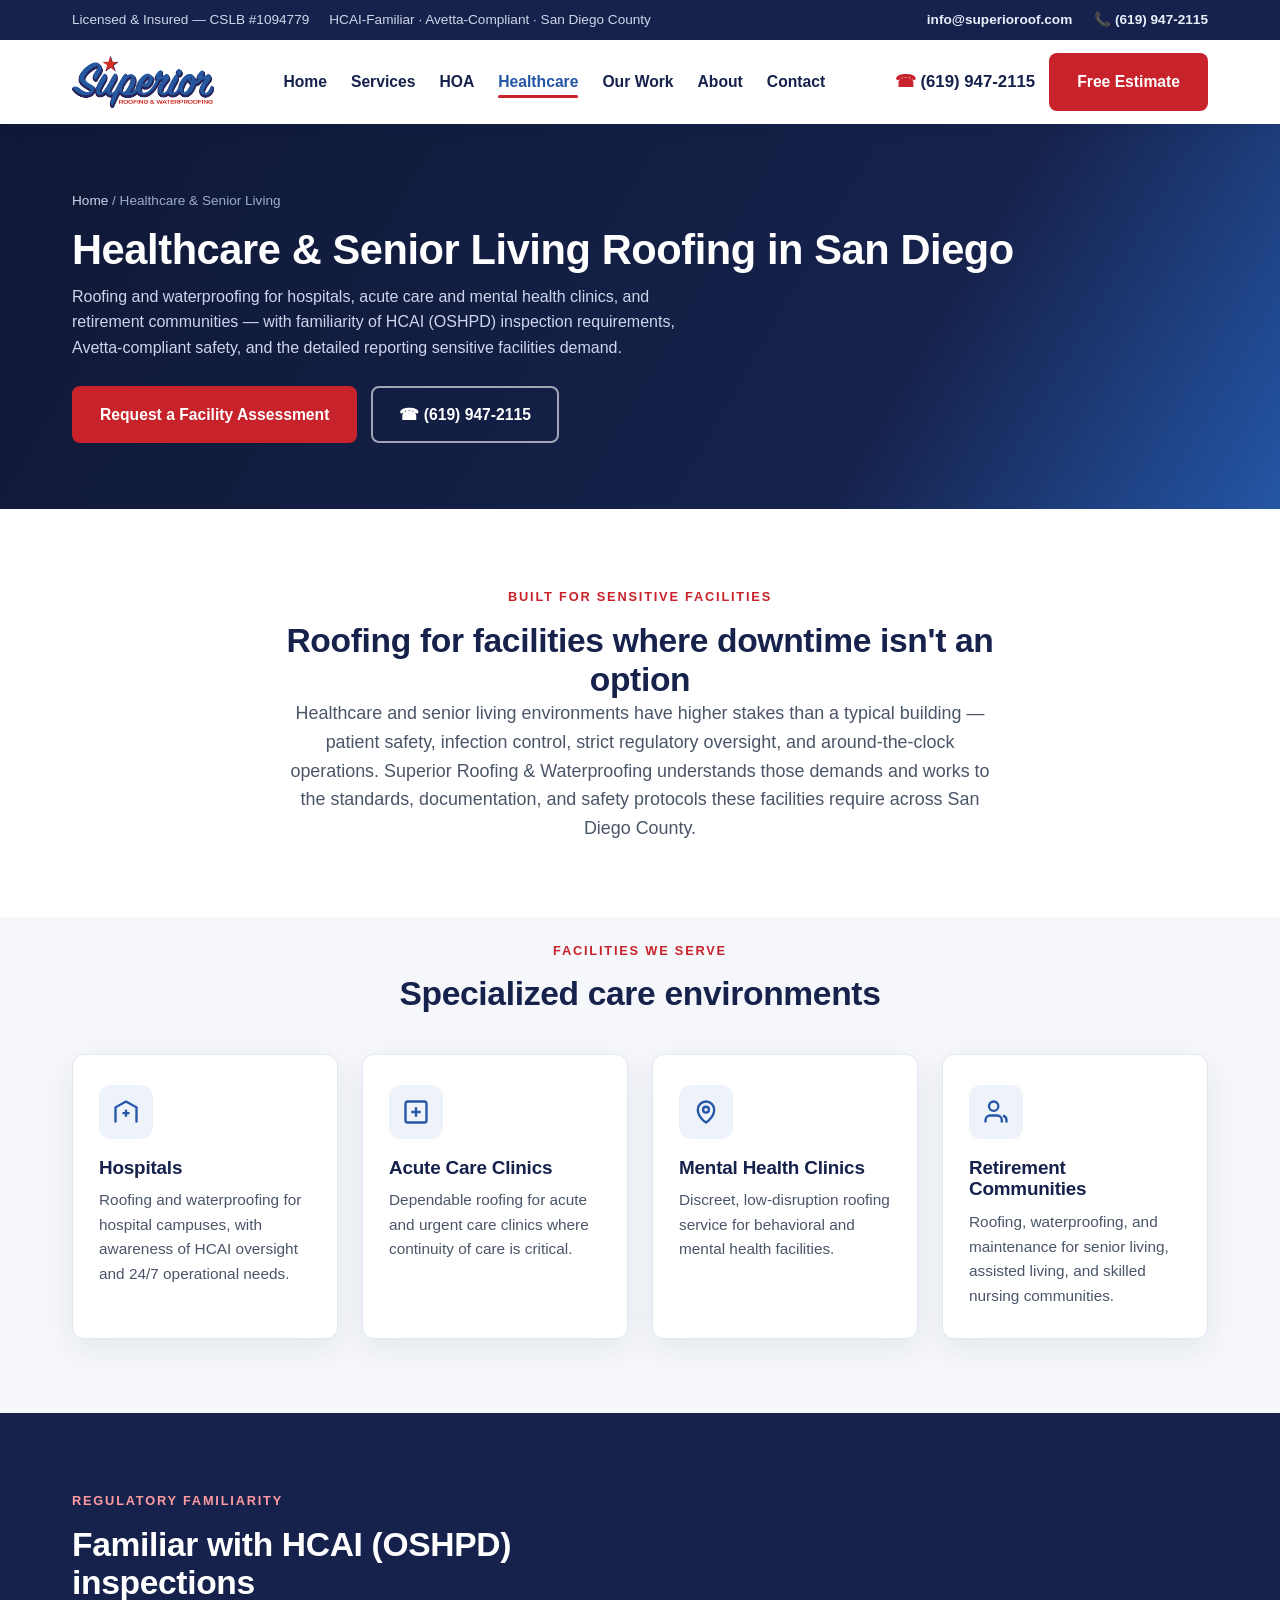
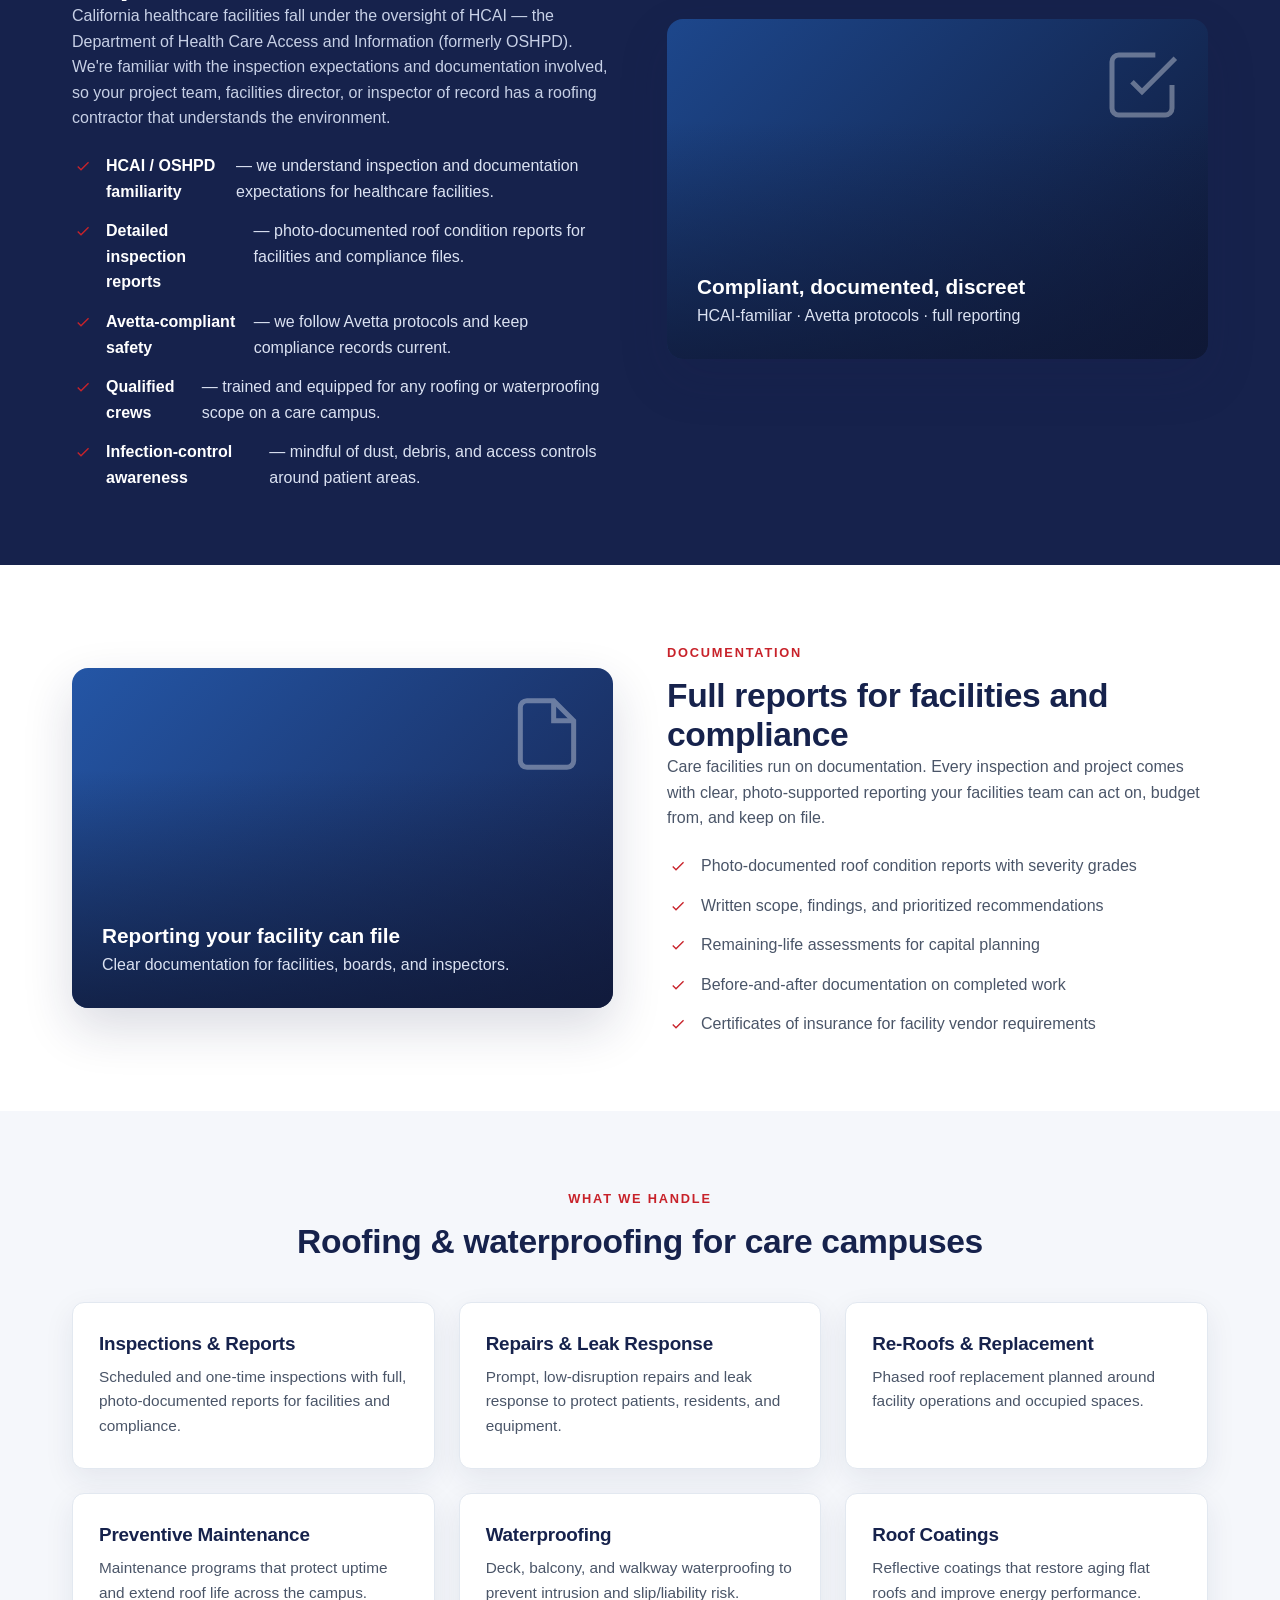
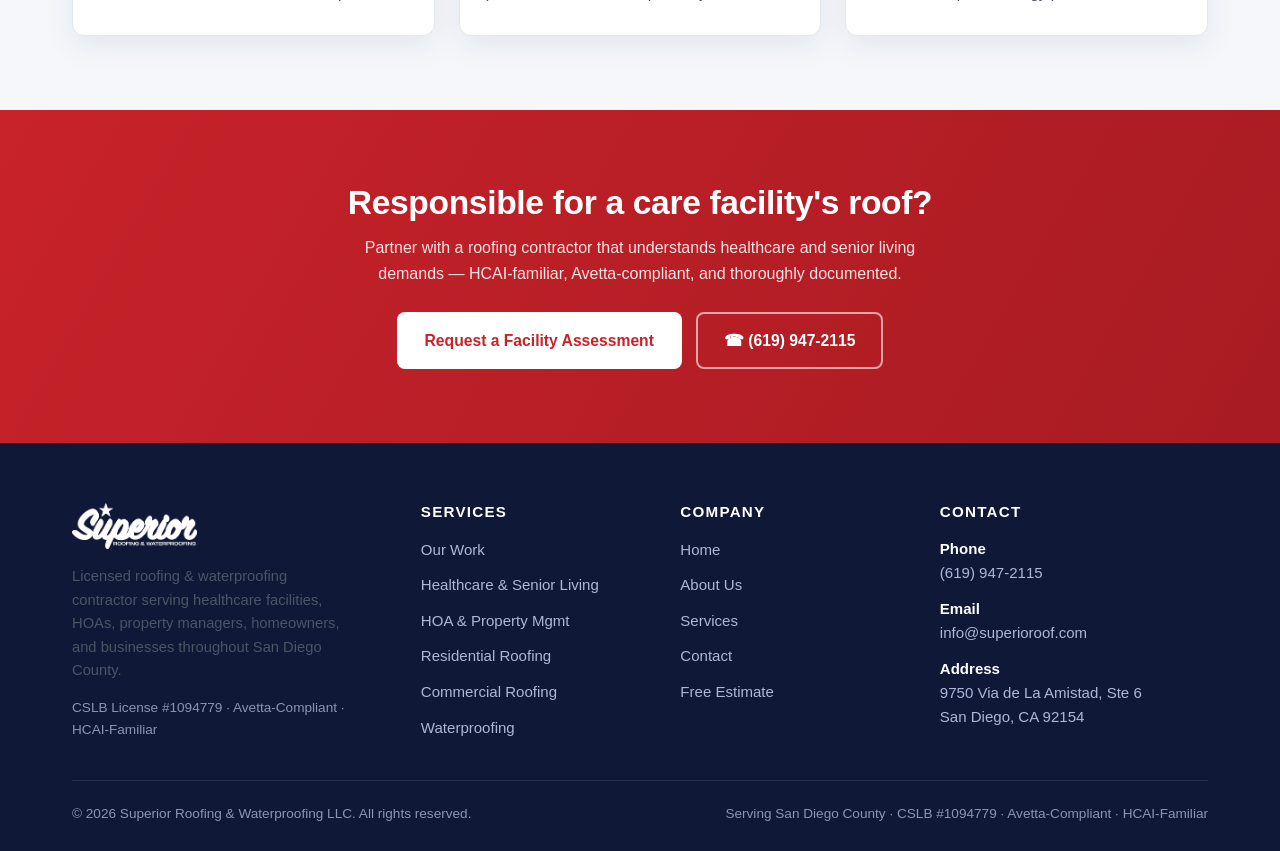
<file: healthcare.html>
<!DOCTYPE html>
<html lang="en">
<head>
<meta charset="UTF-8">
<meta name="viewport" content="width=device-width, initial-scale=1">
<title>Healthcare &amp; Senior Living Roofing in San Diego | HCAI-Familiar Contractor | Superior Roofing &amp; Waterproofing</title>
<meta name="description" content="Superior Roofing &amp; Waterproofing serves hospitals, acute care and mental health clinics, and retirement communities across San Diego County. Familiar with HCAI (OSHPD) inspections, Avetta-compliant safety, detailed reports, and qualified crews. CSLB #1094779 — (619) 947-2115.">
<meta name="keywords" content="healthcare roofing San Diego, hospital roofing contractor San Diego, HCAI roofing, OSHPD roofing contractor, acute care clinic roofing, mental health clinic roofing, medical facility roofing San Diego, retirement community roofing, senior living roofing, skilled nursing facility roofing, assisted living roofing San Diego">
<meta name="robots" content="index, follow">
<meta name="geo.region" content="US-CA">
<meta name="geo.placename" content="San Diego, California">
<meta name="geo.position" content="32.5533;-117.0450">
<meta name="ICBM" content="32.5533, -117.0450">
<link rel="canonical" href="https://www.superioroof.com/healthcare.html">
<meta property="og:type" content="website">
<meta property="og:title" content="Healthcare & Senior Living Roofing in San Diego | Superior Roofing & Waterproofing">
<meta property="og:description" content="Roofing for hospitals, clinics, and retirement communities. Familiar with HCAI (OSHPD) inspections, Avetta-compliant safety, and detailed reporting.">
<meta property="og:url" content="https://www.superioroof.com/healthcare.html">
<link rel="stylesheet" href="styles.css">
<script type="application/ld+json">
{
  "@context":"https://schema.org",
  "@type":"BreadcrumbList",
  "itemListElement":[
    {"@type":"ListItem","position":1,"name":"Home","item":"https://www.superioroof.com/"},
    {"@type":"ListItem","position":2,"name":"Healthcare & Senior Living","item":"https://www.superioroof.com/healthcare.html"}
  ]
}
</script>
<script type="application/ld+json">
{
  "@context":"https://schema.org",
  "@type":"Service",
  "name":"Healthcare & Senior Living Facility Roofing",
  "serviceType":"Roofing, waterproofing, inspection and reporting for healthcare and senior living facilities",
  "provider":{
    "@type":"RoofingContractor",
    "name":"Superior Roofing & Waterproofing LLC",
    "telephone":"+1-619-947-2115",
    "email":"info@superioroof.com",
    "hasCredential":["CSLB License #1094779","Avetta-compliant safety program"]
  },
  "audience":{"@type":"Audience","audienceType":"Hospitals, Acute Care Clinics, Mental Health Clinics, Retirement Communities, Senior Living Facilities"},
  "areaServed":{"@type":"AdministrativeArea","name":"San Diego County, CA"},
  "knowsAbout":["HCAI inspections","OSHPD requirements","Infection control during construction","Healthcare facility roofing"],
  "hasOfferCatalog":{
    "@type":"OfferCatalog","name":"Healthcare Facility Roofing Services",
    "itemListElement":[
      {"@type":"Offer","itemOffered":{"@type":"Service","name":"Hospital & Medical Facility Roofing"}},
      {"@type":"Offer","itemOffered":{"@type":"Service","name":"Acute Care & Mental Health Clinic Roofing"}},
      {"@type":"Offer","itemOffered":{"@type":"Service","name":"Retirement & Senior Living Community Roofing"}},
      {"@type":"Offer","itemOffered":{"@type":"Service","name":"Roof Inspections & Condition Reports"}},
      {"@type":"Offer","itemOffered":{"@type":"Service","name":"Waterproofing & Preventive Maintenance"}}
    ]
  }
}
</script>
</head>
<body>

<div class="topbar">
  <div class="wrap">
    <div class="tb-left">
      <span>Licensed &amp; Insured — CSLB #1094779</span>
      <span>HCAI-Familiar · Avetta-Compliant · San Diego County</span>
    </div>
    <div class="tb-right">
      <a href="mailto:info@superioroof.com">info@superioroof.com</a>
      <a href="tel:+16199472115">📞 (619) 947-2115</a>
    </div>
  </div>
</div>

<header class="site-header">
  <div class="wrap nav">
    <a class="brand" href="index.html" aria-label="Superior Roofing and Waterproofing home">
      <img src="logo.png" alt="Superior Roofing & Waterproofing logo">
    </a>
    <nav aria-label="Main navigation">
      <ul class="nav-links">
        <li><a href="index.html">Home</a></li>
        <li><a href="services.html">Services</a></li>
        <li><a href="hoa.html">HOA</a></li>
        <li><a href="healthcare.html" class="active">Healthcare</a></li>
        <li><a href="projects.html">Our Work</a></li>
        <li><a href="about.html">About</a></li>
        <li><a href="contact.html">Contact</a></li>
      </ul>
    </nav>
    <div class="nav-cta">
      <span class="nav-phone"><span>☎</span> (619) 947-2115</span>
      <a href="contact.html" class="btn btn-red">Free Estimate</a>
      <button class="menu-toggle" aria-label="Toggle menu"><span></span><span></span><span></span></button>
    </div>
  </div>
</header>

<section class="page-banner">
  <div class="wrap">
    <div class="crumbs"><a href="index.html">Home</a> / Healthcare &amp; Senior Living</div>
    <h1>Healthcare &amp; Senior Living Roofing in San Diego</h1>
    <p>Roofing and waterproofing for hospitals, acute care and mental health clinics, and retirement communities — with familiarity of HCAI (OSHPD) inspection requirements, Avetta-compliant safety, and the detailed reporting sensitive facilities demand.</p>
    <div class="btns" style="display:flex;gap:14px;flex-wrap:wrap;margin-top:26px">
      <a href="contact.html" class="btn btn-red">Request a Facility Assessment</a>
      <a href="tel:+16199472115" class="btn btn-ghost">☎ (619) 947-2115</a>
    </div>
  </div>
</section>

<!-- Intro -->
<section>
  <div class="wrap center" style="max-width:840px">
    <span class="eyebrow">Built for Sensitive Facilities</span>
    <h2>Roofing for facilities where downtime isn't an option</h2>
    <p class="lead">Healthcare and senior living environments have higher stakes than a typical building — patient safety, infection control, strict regulatory oversight, and around-the-clock operations. Superior Roofing &amp; Waterproofing understands those demands and works to the standards, documentation, and safety protocols these facilities require across San Diego County.</p>
  </div>
</section>

<!-- Facility types -->
<section class="soft" style="padding-top:20px">
  <div class="wrap center" style="margin-bottom:40px">
    <span class="eyebrow">Facilities We Serve</span>
    <h2>Specialized care environments</h2>
  </div>
  <div class="wrap grid grid-4">
    <article class="card reveal">
      <div class="ic"><svg fill="none" stroke-width="2" viewBox="0 0 24 24"><path d="M3 21V8l9-5 9 5v13"/><path d="M12 10v6M9 13h6"/></svg></div>
      <h3>Hospitals</h3>
      <p>Roofing and waterproofing for hospital campuses, with awareness of HCAI oversight and 24/7 operational needs.</p>
    </article>
    <article class="card reveal">
      <div class="ic"><svg fill="none" stroke-width="2" viewBox="0 0 24 24"><rect x="3" y="3" width="18" height="18" rx="2"/><path d="M12 8v8M8 12h8"/></svg></div>
      <h3>Acute Care Clinics</h3>
      <p>Dependable roofing for acute and urgent care clinics where continuity of care is critical.</p>
    </article>
    <article class="card reveal">
      <div class="ic"><svg fill="none" stroke-width="2" viewBox="0 0 24 24"><path d="M12 21s-7-4.5-7-11a7 7 0 0 1 14 0c0 6.5-7 11-7 11z"/><circle cx="12" cy="10" r="2.5"/></svg></div>
      <h3>Mental Health Clinics</h3>
      <p>Discreet, low-disruption roofing service for behavioral and mental health facilities.</p>
    </article>
    <article class="card reveal">
      <div class="ic"><svg fill="none" stroke-width="2" viewBox="0 0 24 24"><path d="M17 21v-2a4 4 0 0 0-4-4H7a4 4 0 0 0-4 4v2"/><circle cx="10" cy="7" r="4"/><path d="M21 21v-2a4 4 0 0 0-3-3.87"/></svg></div>
      <h3>Retirement Communities</h3>
      <p>Roofing, waterproofing, and maintenance for senior living, assisted living, and skilled nursing communities.</p>
    </article>
  </div>
</section>

<!-- HCAI / compliance -->
<section class="navy-sec">
  <div class="wrap split">
    <div>
      <span class="eyebrow" style="color:#ff9ba0">Regulatory Familiarity</span>
      <h2>Familiar with HCAI (OSHPD) inspections</h2>
      <p>California healthcare facilities fall under the oversight of HCAI — the Department of Health Care Access and Information (formerly OSHPD). We're familiar with the inspection expectations and documentation involved, so your project team, facilities director, or inspector of record has a roofing contractor that understands the environment.</p>
      <ul class="ticks">
        <li><strong style="color:#fff">HCAI / OSHPD familiarity</strong> — we understand inspection and documentation expectations for healthcare facilities.</li>
        <li><strong style="color:#fff">Detailed inspection reports</strong> — photo-documented roof condition reports for facilities and compliance files.</li>
        <li><strong style="color:#fff">Avetta-compliant safety</strong> — we follow Avetta protocols and keep compliance records current.</li>
        <li><strong style="color:#fff">Qualified crews</strong> — trained and equipped for any roofing or waterproofing scope on a care campus.</li>
        <li><strong style="color:#fff">Infection-control awareness</strong> — mindful of dust, debris, and access controls around patient areas.</li>
      </ul>
    </div>
    <div class="media-box" style="background:linear-gradient(135deg,#1d478c,#0f1836)">
      <svg class="roofline" fill="none" stroke-width="1.5" viewBox="0 0 24 24"><path d="M9 11l3 3L22 4"/><path d="M21 12v7a2 2 0 0 1-2 2H5a2 2 0 0 1-2-2V5a2 2 0 0 1 2-2h11"/></svg>
      <div class="mb-inner">
        <b>Compliant, documented, discreet</b>
        <span style="color:#dbe2f2">HCAI-familiar · Avetta protocols · full reporting</span>
      </div>
    </div>
  </div>
</section>

<!-- Reporting -->
<section>
  <div class="wrap split">
    <div class="media-box">
      <svg class="roofline" fill="none" stroke-width="1.5" viewBox="0 0 24 24"><path d="M14 2H6a2 2 0 0 0-2 2v16a2 2 0 0 0 2 2h12a2 2 0 0 0 2-2V8z"/><path d="M14 2v6h6"/></svg>
      <div class="mb-inner">
        <b>Reporting your facility can file</b>
        <span style="color:#dbe2f2">Clear documentation for facilities, boards, and inspectors.</span>
      </div>
    </div>
    <div>
      <span class="eyebrow">Documentation</span>
      <h2>Full reports for facilities and compliance</h2>
      <p>Care facilities run on documentation. Every inspection and project comes with clear, photo-supported reporting your facilities team can act on, budget from, and keep on file.</p>
      <ul class="ticks">
        <li>Photo-documented roof condition reports with severity grades</li>
        <li>Written scope, findings, and prioritized recommendations</li>
        <li>Remaining-life assessments for capital planning</li>
        <li>Before-and-after documentation on completed work</li>
        <li>Certificates of insurance for facility vendor requirements</li>
      </ul>
    </div>
  </div>
</section>

<!-- Services -->
<section class="soft">
  <div class="wrap center" style="margin-bottom:40px">
    <span class="eyebrow">What We Handle</span>
    <h2>Roofing &amp; waterproofing for care campuses</h2>
  </div>
  <div class="wrap grid grid-3">
    <div class="card reveal"><h3>Inspections &amp; Reports</h3><p>Scheduled and one-time inspections with full, photo-documented reports for facilities and compliance.</p></div>
    <div class="card reveal"><h3>Repairs &amp; Leak Response</h3><p>Prompt, low-disruption repairs and leak response to protect patients, residents, and equipment.</p></div>
    <div class="card reveal"><h3>Re-Roofs &amp; Replacement</h3><p>Phased roof replacement planned around facility operations and occupied spaces.</p></div>
    <div class="card reveal"><h3>Preventive Maintenance</h3><p>Maintenance programs that protect uptime and extend roof life across the campus.</p></div>
    <div class="card reveal"><h3>Waterproofing</h3><p>Deck, balcony, and walkway waterproofing to prevent intrusion and slip/liability risk.</p></div>
    <div class="card reveal"><h3>Roof Coatings</h3><p>Reflective coatings that restore aging flat roofs and improve energy performance.</p></div>
  </div>
</section>

<!-- CTA -->
<section class="cta-band">
  <div class="wrap">
    <h2>Responsible for a care facility's roof?</h2>
    <p>Partner with a roofing contractor that understands healthcare and senior living demands — HCAI-familiar, Avetta-compliant, and thoroughly documented.</p>
    <div class="btns">
      <a href="contact.html" class="btn" style="background:#fff;color:var(--red)">Request a Facility Assessment</a>
      <a href="tel:+16199472115" class="btn btn-ghost">☎ (619) 947-2115</a>
    </div>
  </div>
</section>

<footer class="site-footer">
  <div class="wrap">
    <div class="footer-grid">
      <div class="brand-f">
        <img src="logo.png" alt="Superior Roofing & Waterproofing">
        <p class="ft-desc">Licensed roofing &amp; waterproofing contractor serving healthcare facilities, HOAs, property managers, homeowners, and businesses throughout San Diego County.</p>
        <p style="margin-top:14px;color:#8a95b6;font-size:.85rem">CSLB License #1094779 · Avetta-Compliant · HCAI-Familiar</p>
      </div>
      <div>
        <h4>Services</h4>
        <ul>
          <li><a href="projects.html">Our Work</a></li>
          <li><a href="healthcare.html">Healthcare &amp; Senior Living</a></li>
          <li><a href="hoa.html">HOA &amp; Property Mgmt</a></li>
          <li><a href="services.html#residential">Residential Roofing</a></li>
          <li><a href="services.html#commercial">Commercial Roofing</a></li>
          <li><a href="services.html#waterproofing">Waterproofing</a></li>
        </ul>
      </div>
      <div>
        <h4>Company</h4>
        <ul>
          <li><a href="index.html">Home</a></li>
          <li><a href="about.html">About Us</a></li>
          <li><a href="services.html">Services</a></li>
          <li><a href="contact.html">Contact</a></li>
          <li><a href="contact.html">Free Estimate</a></li>
        </ul>
      </div>
      <div>
        <h4>Contact</h4>
        <div class="ft-contact">
          <div><b>Phone</b><br><a href="tel:+16199472115">(619) 947-2115</a></div>
          <div><b>Email</b><br><a href="mailto:info@superioroof.com">info@superioroof.com</a></div>
          <div><b>Address</b><br>9750 Via de La Amistad, Ste 6<br>San Diego, CA 92154</div>
        </div>
      </div>
    </div>
    <div class="footer-bottom">
      <span>© <span id="year">2026</span> Superior Roofing &amp; Waterproofing LLC. All rights reserved.</span>
      <span>Serving San Diego County · CSLB #1094779 · Avetta-Compliant · HCAI-Familiar</span>
    </div>
  </div>
</footer>

<script src="main.js"></script>
</body>
</html>
</file>
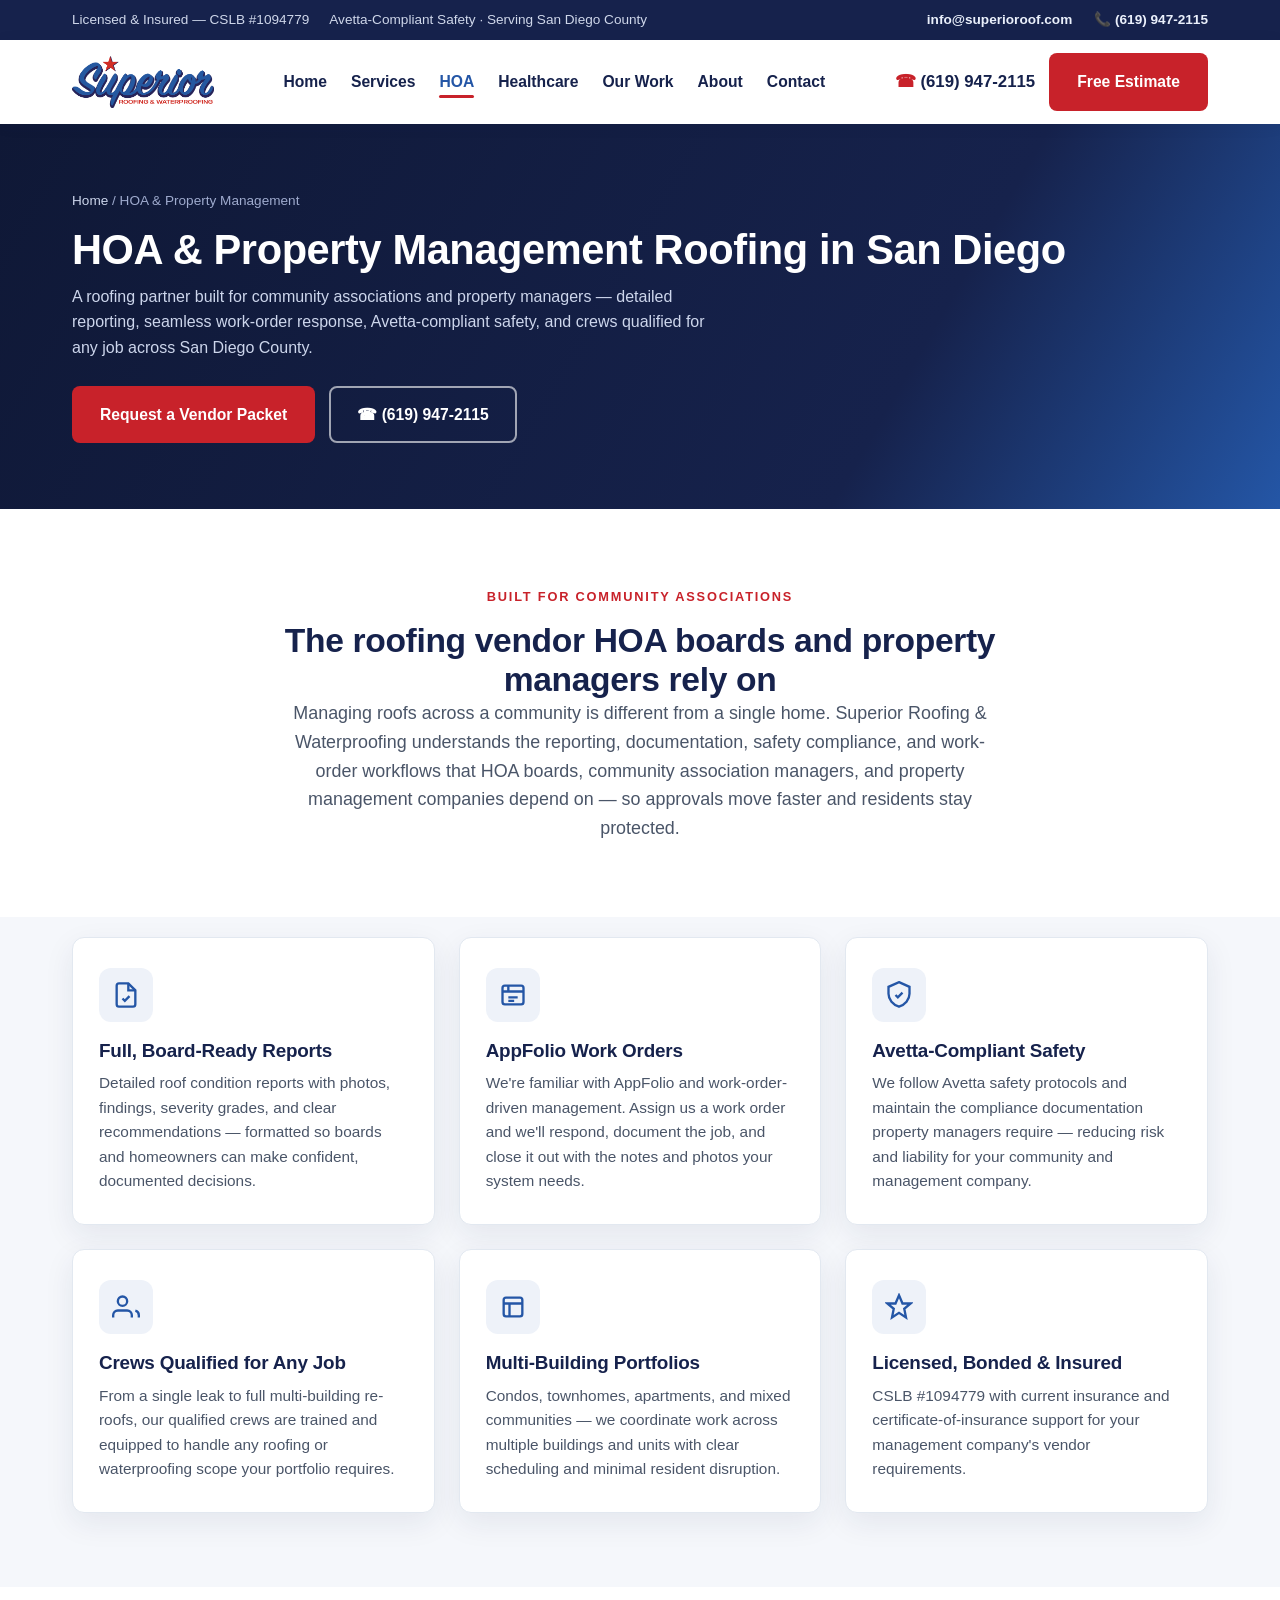
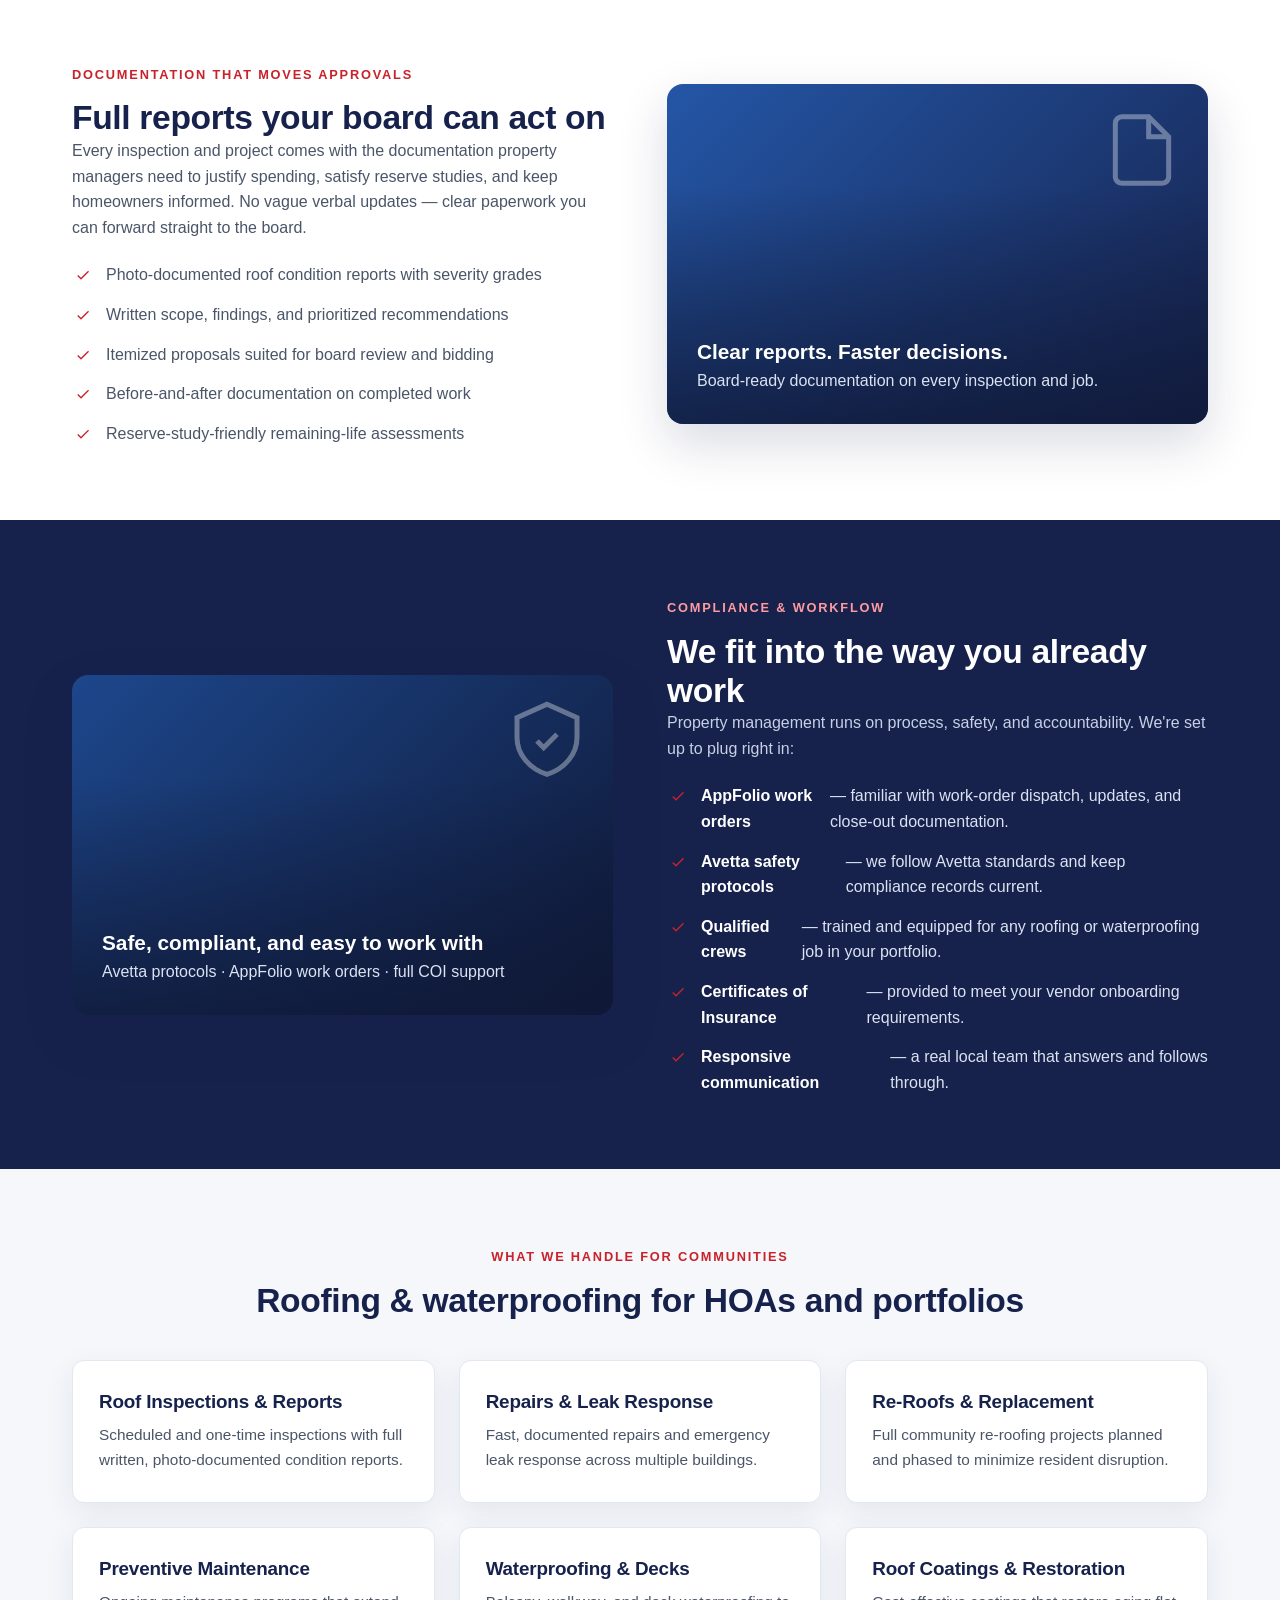
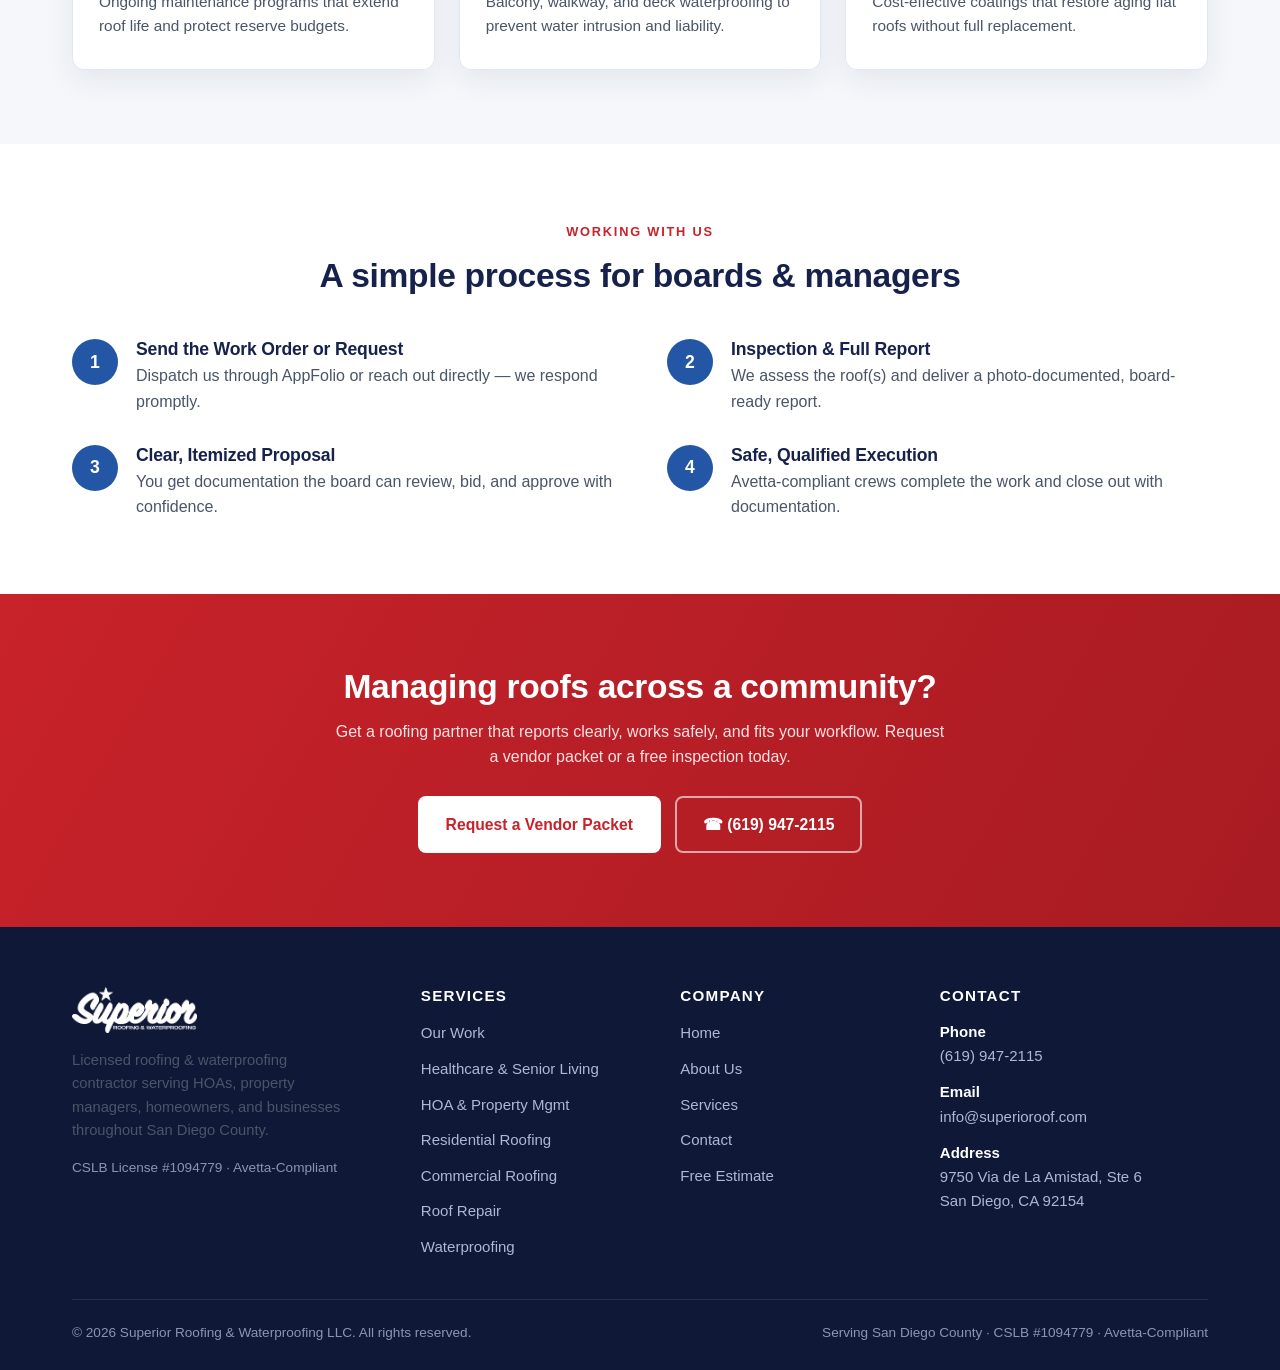
<file: hoa.html>
<!DOCTYPE html>
<html lang="en">
<head>
<meta charset="UTF-8">
<meta name="viewport" content="width=device-width, initial-scale=1">
<title>HOA &amp; Property Management Roofing in San Diego | Superior Roofing &amp; Waterproofing</title>
<meta name="description" content="Superior Roofing &amp; Waterproofing is a trusted HOA and property management roofing contractor in San Diego County. Detailed roof reports, AppFolio work-order support, Avetta-compliant safety, and qualified crews for communities of any size. CSLB #1094779 — (619) 947-2115.">
<meta name="keywords" content="HOA roofing San Diego, HOA roofing contractor, property management roofing San Diego, community association roofing, roofing vendor for property managers, AppFolio work order roofing, Avetta certified roofing contractor, HOA roof inspection report, multi-family roofing San Diego, condo association roofing, apartment roofing contractor San Diego">
<meta name="robots" content="index, follow">
<meta name="geo.region" content="US-CA">
<meta name="geo.placename" content="San Diego, California">
<meta name="geo.position" content="32.5533;-117.0450">
<meta name="ICBM" content="32.5533, -117.0450">
<link rel="canonical" href="https://www.superioroof.com/hoa.html">
<meta property="og:type" content="website">
<meta property="og:title" content="HOA & Property Management Roofing in San Diego | Superior Roofing & Waterproofing">
<meta property="og:description" content="HOA & property management roofing in San Diego County: detailed reports, AppFolio work orders, Avetta-compliant safety, qualified crews.">
<meta property="og:url" content="https://www.superioroof.com/hoa.html">
<link rel="stylesheet" href="styles.css">
<script type="application/ld+json">
{
  "@context":"https://schema.org",
  "@type":"BreadcrumbList",
  "itemListElement":[
    {"@type":"ListItem","position":1,"name":"Home","item":"https://www.superioroof.com/"},
    {"@type":"ListItem","position":2,"name":"HOA & Property Management","item":"https://www.superioroof.com/hoa.html"}
  ]
}
</script>
<script type="application/ld+json">
{
  "@context":"https://schema.org",
  "@type":"Service",
  "name":"HOA & Property Management Roofing Services",
  "serviceType":"HOA and property management roofing, inspection reporting, and maintenance",
  "provider":{
    "@type":"RoofingContractor",
    "name":"Superior Roofing & Waterproofing LLC",
    "telephone":"+1-619-947-2115",
    "email":"info@superioroof.com",
    "hasCredential":["CSLB License #1094779","Avetta-compliant safety program"]
  },
  "audience":{"@type":"Audience","audienceType":"HOA Boards, Community Associations, Property Management Companies"},
  "areaServed":{"@type":"AdministrativeArea","name":"San Diego County, CA"},
  "hasOfferCatalog":{
    "@type":"OfferCatalog","name":"HOA Roofing Services",
    "itemListElement":[
      {"@type":"Offer","itemOffered":{"@type":"Service","name":"HOA Roof Inspections & Condition Reports"}},
      {"@type":"Offer","itemOffered":{"@type":"Service","name":"Multi-Building Roof Replacement & Repair"}},
      {"@type":"Offer","itemOffered":{"@type":"Service","name":"Preventive Maintenance Programs"}},
      {"@type":"Offer","itemOffered":{"@type":"Service","name":"Waterproofing & Deck Coatings"}},
      {"@type":"Offer","itemOffered":{"@type":"Service","name":"Work Order Response (AppFolio)"}}
    ]
  }
}
</script>
</head>
<body>

<div class="topbar">
  <div class="wrap">
    <div class="tb-left">
      <span>Licensed &amp; Insured — CSLB #1094779</span>
      <span>Avetta-Compliant Safety · Serving San Diego County</span>
    </div>
    <div class="tb-right">
      <a href="mailto:info@superioroof.com">info@superioroof.com</a>
      <a href="tel:+16199472115">📞 (619) 947-2115</a>
    </div>
  </div>
</div>

<header class="site-header">
  <div class="wrap nav">
    <a class="brand" href="index.html" aria-label="Superior Roofing and Waterproofing home">
      <img src="logo.png" alt="Superior Roofing & Waterproofing logo">
    </a>
    <nav aria-label="Main navigation">
      <ul class="nav-links">
        <li><a href="index.html">Home</a></li>
        <li><a href="services.html">Services</a></li>
        <li><a href="hoa.html" class="active">HOA</a></li>
        <li><a href="healthcare.html">Healthcare</a></li>
        <li><a href="projects.html">Our Work</a></li>
        <li><a href="about.html">About</a></li>
        <li><a href="contact.html">Contact</a></li>
      </ul>
    </nav>
    <div class="nav-cta">
      <span class="nav-phone"><span>☎</span> (619) 947-2115</span>
      <a href="contact.html" class="btn btn-red">Free Estimate</a>
      <button class="menu-toggle" aria-label="Toggle menu"><span></span><span></span><span></span></button>
    </div>
  </div>
</header>

<section class="page-banner">
  <div class="wrap">
    <div class="crumbs"><a href="index.html">Home</a> / HOA &amp; Property Management</div>
    <h1>HOA &amp; Property Management Roofing in San Diego</h1>
    <p>A roofing partner built for community associations and property managers — detailed reporting, seamless work-order response, Avetta-compliant safety, and crews qualified for any job across San Diego County.</p>
    <div class="btns" style="display:flex;gap:14px;flex-wrap:wrap;margin-top:26px">
      <a href="contact.html" class="btn btn-red">Request a Vendor Packet</a>
      <a href="tel:+16199472115" class="btn btn-ghost">☎ (619) 947-2115</a>
    </div>
  </div>
</section>

<!-- Intro -->
<section>
  <div class="wrap center" style="max-width:820px">
    <span class="eyebrow">Built for Community Associations</span>
    <h2>The roofing vendor HOA boards and property managers rely on</h2>
    <p class="lead">Managing roofs across a community is different from a single home. Superior Roofing &amp; Waterproofing understands the reporting, documentation, safety compliance, and work-order workflows that HOA boards, community association managers, and property management companies depend on — so approvals move faster and residents stay protected.</p>
  </div>
</section>

<!-- Key value props -->
<section class="soft" style="padding-top:20px">
  <div class="wrap grid grid-3">
    <article class="card reveal">
      <div class="ic"><svg fill="none" stroke-width="2" viewBox="0 0 24 24"><path d="M14 2H6a2 2 0 0 0-2 2v16a2 2 0 0 0 2 2h12a2 2 0 0 0 2-2V8z"/><path d="M14 2v6h6M9 15l2 2 4-4"/></svg></div>
      <h3>Full, Board-Ready Reports</h3>
      <p>Detailed roof condition reports with photos, findings, severity grades, and clear recommendations — formatted so boards and homeowners can make confident, documented decisions.</p>
    </article>
    <article class="card reveal">
      <div class="ic"><svg fill="none" stroke-width="2" viewBox="0 0 24 24"><rect x="3" y="4" width="18" height="16" rx="2"/><path d="M3 9h18M8 4v5M8 14h8M8 17h5"/></svg></div>
      <h3>AppFolio Work Orders</h3>
      <p>We're familiar with AppFolio and work-order-driven management. Assign us a work order and we'll respond, document the job, and close it out with the notes and photos your system needs.</p>
    </article>
    <article class="card reveal">
      <div class="ic"><svg fill="none" stroke-width="2" viewBox="0 0 24 24"><path d="M12 1l9 4v6c0 5-3.8 9.4-9 11-5.2-1.6-9-6-9-11V5z"/><path d="M9 12l2 2 4-4"/></svg></div>
      <h3>Avetta-Compliant Safety</h3>
      <p>We follow Avetta safety protocols and maintain the compliance documentation property managers require — reducing risk and liability for your community and management company.</p>
    </article>
    <article class="card reveal">
      <div class="ic"><svg fill="none" stroke-width="2" viewBox="0 0 24 24"><path d="M17 21v-2a4 4 0 0 0-4-4H5a4 4 0 0 0-4 4v2"/><circle cx="9" cy="7" r="4"/><path d="M23 21v-2a4 4 0 0 0-3-3.87"/></svg></div>
      <h3>Crews Qualified for Any Job</h3>
      <p>From a single leak to full multi-building re-roofs, our qualified crews are trained and equipped to handle any roofing or waterproofing scope your portfolio requires.</p>
    </article>
    <article class="card reveal">
      <div class="ic"><svg fill="none" stroke-width="2" viewBox="0 0 24 24"><rect x="4" y="4" width="16" height="16" rx="2"/><path d="M4 9h16M9 9v11"/></svg></div>
      <h3>Multi-Building Portfolios</h3>
      <p>Condos, townhomes, apartments, and mixed communities — we coordinate work across multiple buildings and units with clear scheduling and minimal resident disruption.</p>
    </article>
    <article class="card reveal">
      <div class="ic"><svg fill="none" stroke-width="2" viewBox="0 0 24 24"><path d="M12 2l3 7h7l-5.5 4.5L18 21l-6-4-6 4 1.5-7.5L2 9h7z"/></svg></div>
      <h3>Licensed, Bonded &amp; Insured</h3>
      <p>CSLB #1094779 with current insurance and certificate-of-insurance support for your management company's vendor requirements.</p>
    </article>
  </div>
</section>

<!-- Reporting deep-dive -->
<section>
  <div class="wrap split">
    <div>
      <span class="eyebrow">Documentation That Moves Approvals</span>
      <h2>Full reports your board can act on</h2>
      <p>Every inspection and project comes with the documentation property managers need to justify spending, satisfy reserve studies, and keep homeowners informed. No vague verbal updates — clear paperwork you can forward straight to the board.</p>
      <ul class="ticks">
        <li>Photo-documented roof condition reports with severity grades</li>
        <li>Written scope, findings, and prioritized recommendations</li>
        <li>Itemized proposals suited for board review and bidding</li>
        <li>Before-and-after documentation on completed work</li>
        <li>Reserve-study-friendly remaining-life assessments</li>
      </ul>
    </div>
    <div class="media-box">
      <svg class="roofline" fill="none" stroke-width="1.5" viewBox="0 0 24 24"><path d="M14 2H6a2 2 0 0 0-2 2v16a2 2 0 0 0 2 2h12a2 2 0 0 0 2-2V8z"/><path d="M14 2v6h6"/></svg>
      <div class="mb-inner">
        <b>Clear reports. Faster decisions.</b>
        <span style="color:#dbe2f2">Board-ready documentation on every inspection and job.</span>
      </div>
    </div>
  </div>
</section>

<!-- Work order + safety -->
<section class="navy-sec">
  <div class="wrap split">
    <div class="media-box" style="background:linear-gradient(135deg,#1d478c,#0f1836)">
      <svg class="roofline" fill="none" stroke-width="1.5" viewBox="0 0 24 24"><path d="M12 1l9 4v6c0 5-3.8 9.4-9 11-5.2-1.6-9-6-9-11V5z"/><path d="M9 12l2 2 4-4"/></svg>
      <div class="mb-inner">
        <b>Safe, compliant, and easy to work with</b>
        <span style="color:#dbe2f2">Avetta protocols · AppFolio work orders · full COI support</span>
      </div>
    </div>
    <div>
      <span class="eyebrow" style="color:#ff9ba0">Compliance &amp; Workflow</span>
      <h2>We fit into the way you already work</h2>
      <p>Property management runs on process, safety, and accountability. We're set up to plug right in:</p>
      <ul class="ticks">
        <li><strong style="color:#fff">AppFolio work orders</strong> — familiar with work-order dispatch, updates, and close-out documentation.</li>
        <li><strong style="color:#fff">Avetta safety protocols</strong> — we follow Avetta standards and keep compliance records current.</li>
        <li><strong style="color:#fff">Qualified crews</strong> — trained and equipped for any roofing or waterproofing job in your portfolio.</li>
        <li><strong style="color:#fff">Certificates of Insurance</strong> — provided to meet your vendor onboarding requirements.</li>
        <li><strong style="color:#fff">Responsive communication</strong> — a real local team that answers and follows through.</li>
      </ul>
    </div>
  </div>
</section>

<!-- Services for HOAs -->
<section class="soft">
  <div class="wrap center" style="margin-bottom:40px">
    <span class="eyebrow">What We Handle for Communities</span>
    <h2>Roofing &amp; waterproofing for HOAs and portfolios</h2>
  </div>
  <div class="wrap grid grid-3">
    <div class="card reveal"><h3>Roof Inspections &amp; Reports</h3><p>Scheduled and one-time inspections with full written, photo-documented condition reports.</p></div>
    <div class="card reveal"><h3>Repairs &amp; Leak Response</h3><p>Fast, documented repairs and emergency leak response across multiple buildings.</p></div>
    <div class="card reveal"><h3>Re-Roofs &amp; Replacement</h3><p>Full community re-roofing projects planned and phased to minimize resident disruption.</p></div>
    <div class="card reveal"><h3>Preventive Maintenance</h3><p>Ongoing maintenance programs that extend roof life and protect reserve budgets.</p></div>
    <div class="card reveal"><h3>Waterproofing &amp; Decks</h3><p>Balcony, walkway, and deck waterproofing to prevent water intrusion and liability.</p></div>
    <div class="card reveal"><h3>Roof Coatings &amp; Restoration</h3><p>Cost-effective coatings that restore aging flat roofs without full replacement.</p></div>
  </div>
</section>

<!-- Process for HOAs -->
<section>
  <div class="wrap center" style="margin-bottom:44px">
    <span class="eyebrow">Working With Us</span>
    <h2>A simple process for boards &amp; managers</h2>
  </div>
  <div class="wrap steps" style="display:grid;grid-template-columns:1fr 1fr;gap:30px 54px">
    <div class="step"><div class="n"></div><div><h4>Send the Work Order or Request</h4><p>Dispatch us through AppFolio or reach out directly — we respond promptly.</p></div></div>
    <div class="step"><div class="n"></div><div><h4>Inspection &amp; Full Report</h4><p>We assess the roof(s) and deliver a photo-documented, board-ready report.</p></div></div>
    <div class="step"><div class="n"></div><div><h4>Clear, Itemized Proposal</h4><p>You get documentation the board can review, bid, and approve with confidence.</p></div></div>
    <div class="step"><div class="n"></div><div><h4>Safe, Qualified Execution</h4><p>Avetta-compliant crews complete the work and close out with documentation.</p></div></div>
  </div>
</section>

<!-- CTA -->
<section class="cta-band">
  <div class="wrap">
    <h2>Managing roofs across a community?</h2>
    <p>Get a roofing partner that reports clearly, works safely, and fits your workflow. Request a vendor packet or a free inspection today.</p>
    <div class="btns">
      <a href="contact.html" class="btn" style="background:#fff;color:var(--red)">Request a Vendor Packet</a>
      <a href="tel:+16199472115" class="btn btn-ghost">☎ (619) 947-2115</a>
    </div>
  </div>
</section>

<footer class="site-footer">
  <div class="wrap">
    <div class="footer-grid">
      <div class="brand-f">
        <img src="logo.png" alt="Superior Roofing & Waterproofing">
        <p class="ft-desc">Licensed roofing &amp; waterproofing contractor serving HOAs, property managers, homeowners, and businesses throughout San Diego County.</p>
        <p style="margin-top:14px;color:#8a95b6;font-size:.85rem">CSLB License #1094779 · Avetta-Compliant</p>
      </div>
      <div>
        <h4>Services</h4>
        <ul>
          <li><a href="projects.html">Our Work</a></li>
          <li><a href="healthcare.html">Healthcare &amp; Senior Living</a></li>
          <li><a href="hoa.html">HOA &amp; Property Mgmt</a></li>
          <li><a href="services.html#residential">Residential Roofing</a></li>
          <li><a href="services.html#commercial">Commercial Roofing</a></li>
          <li><a href="services.html#repair">Roof Repair</a></li>
          <li><a href="services.html#waterproofing">Waterproofing</a></li>
        </ul>
      </div>
      <div>
        <h4>Company</h4>
        <ul>
          <li><a href="index.html">Home</a></li>
          <li><a href="about.html">About Us</a></li>
          <li><a href="services.html">Services</a></li>
          <li><a href="contact.html">Contact</a></li>
          <li><a href="contact.html">Free Estimate</a></li>
        </ul>
      </div>
      <div>
        <h4>Contact</h4>
        <div class="ft-contact">
          <div><b>Phone</b><br><a href="tel:+16199472115">(619) 947-2115</a></div>
          <div><b>Email</b><br><a href="mailto:info@superioroof.com">info@superioroof.com</a></div>
          <div><b>Address</b><br>9750 Via de La Amistad, Ste 6<br>San Diego, CA 92154</div>
        </div>
      </div>
    </div>
    <div class="footer-bottom">
      <span>© <span id="year">2026</span> Superior Roofing &amp; Waterproofing LLC. All rights reserved.</span>
      <span>Serving San Diego County · CSLB #1094779 · Avetta-Compliant</span>
    </div>
  </div>
</footer>

<script src="main.js"></script>
</body>
</html>
</file>
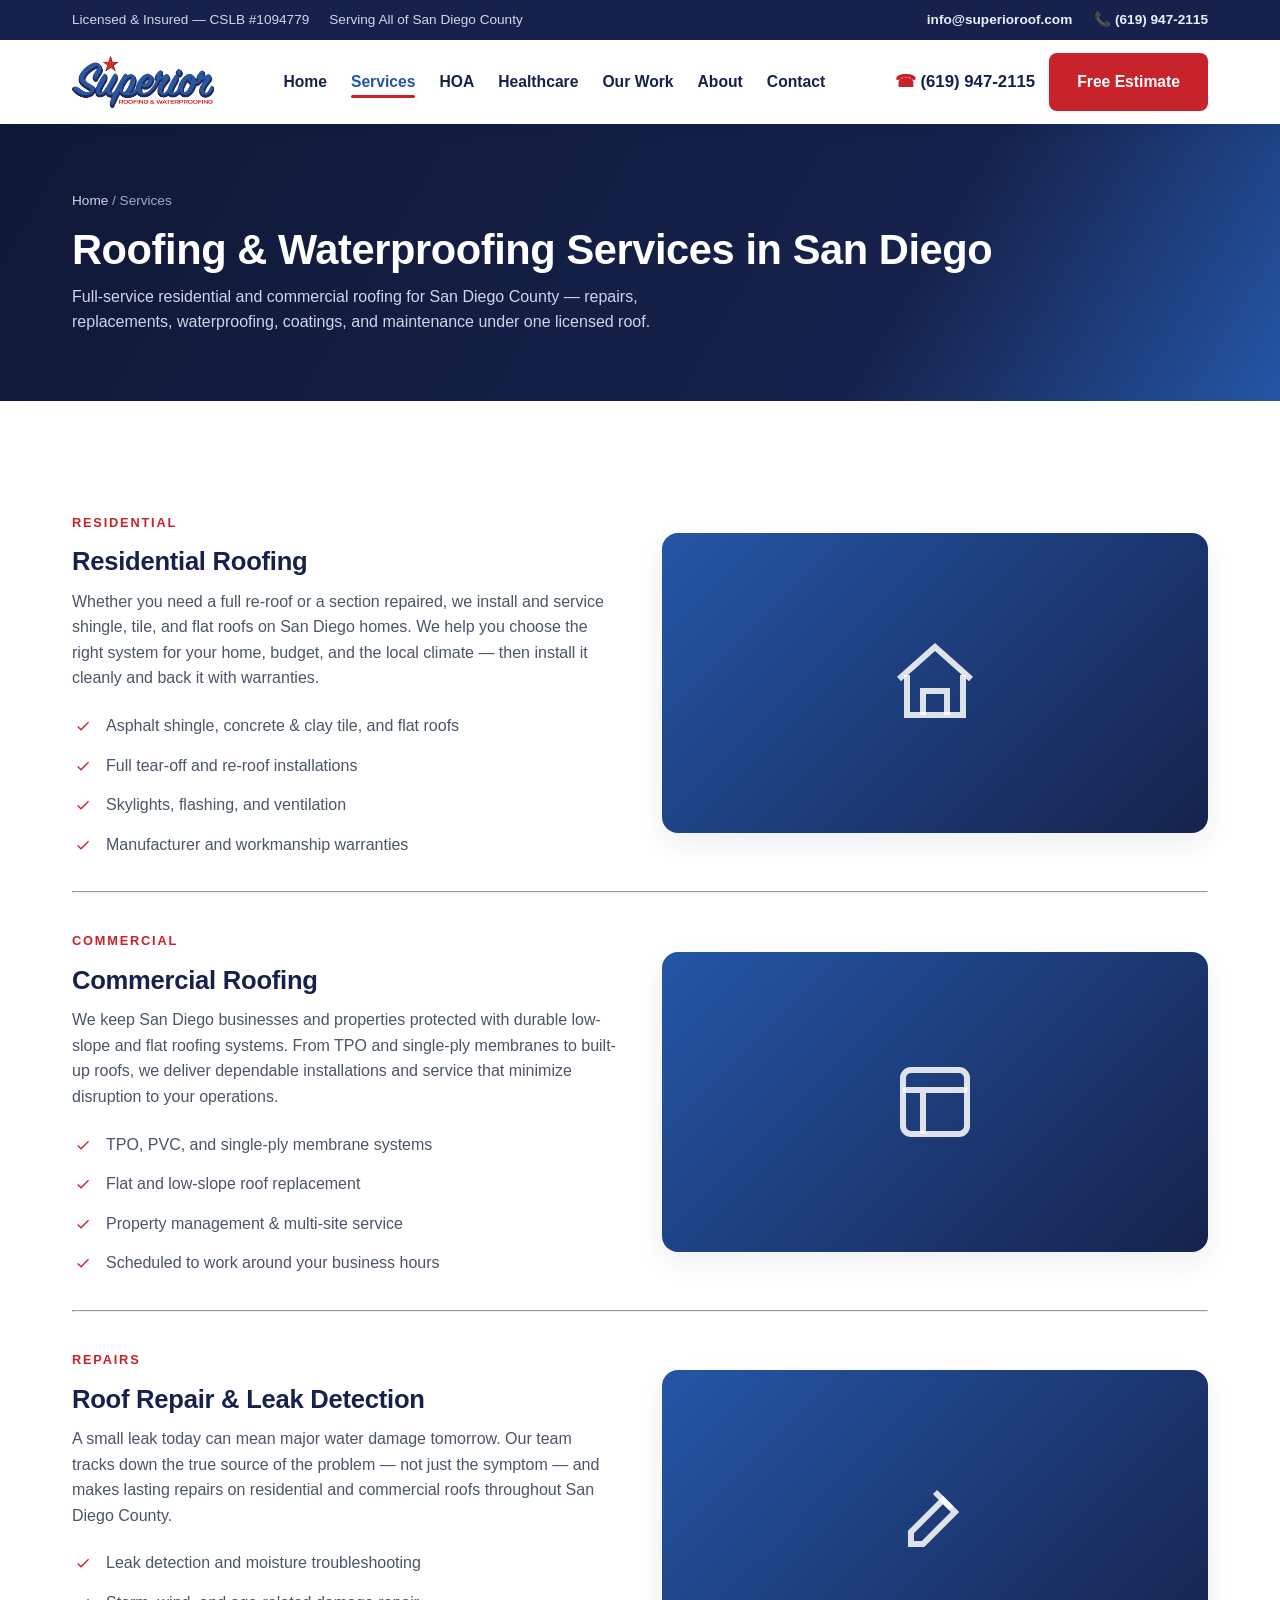
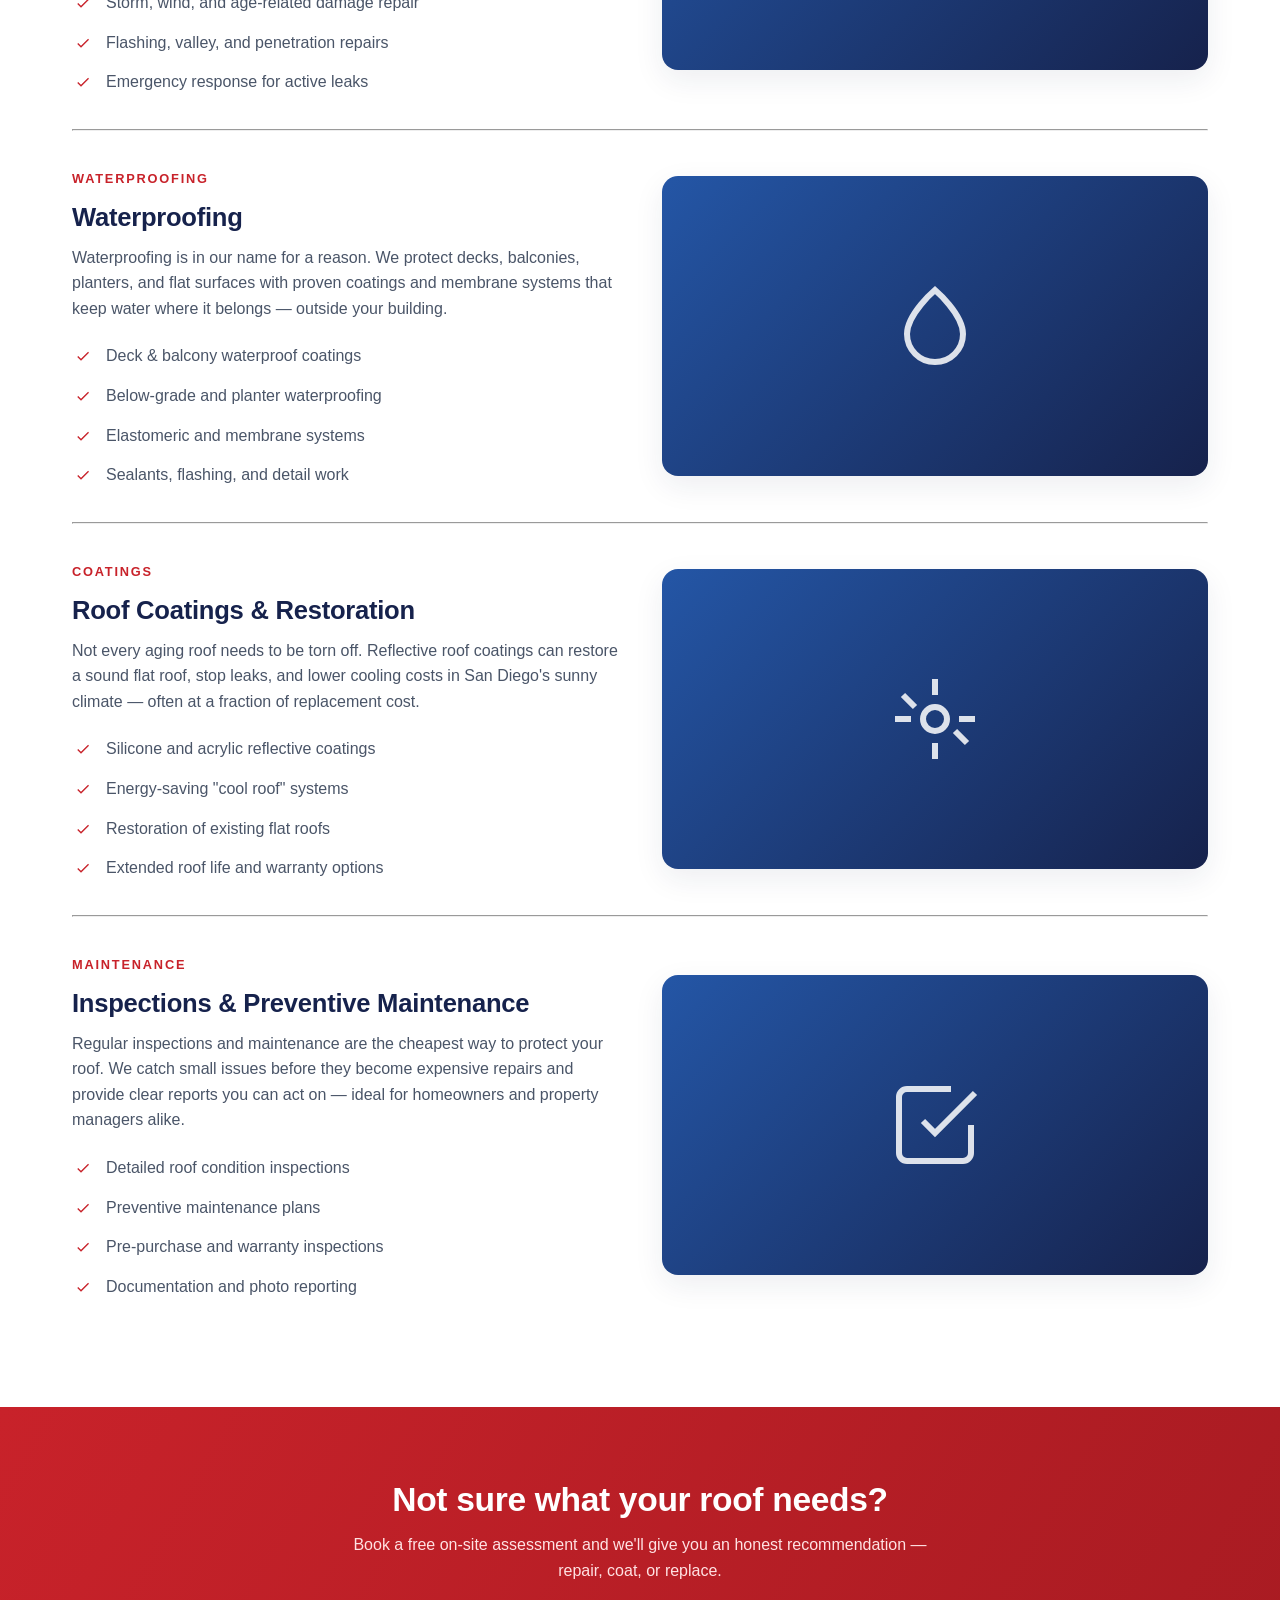
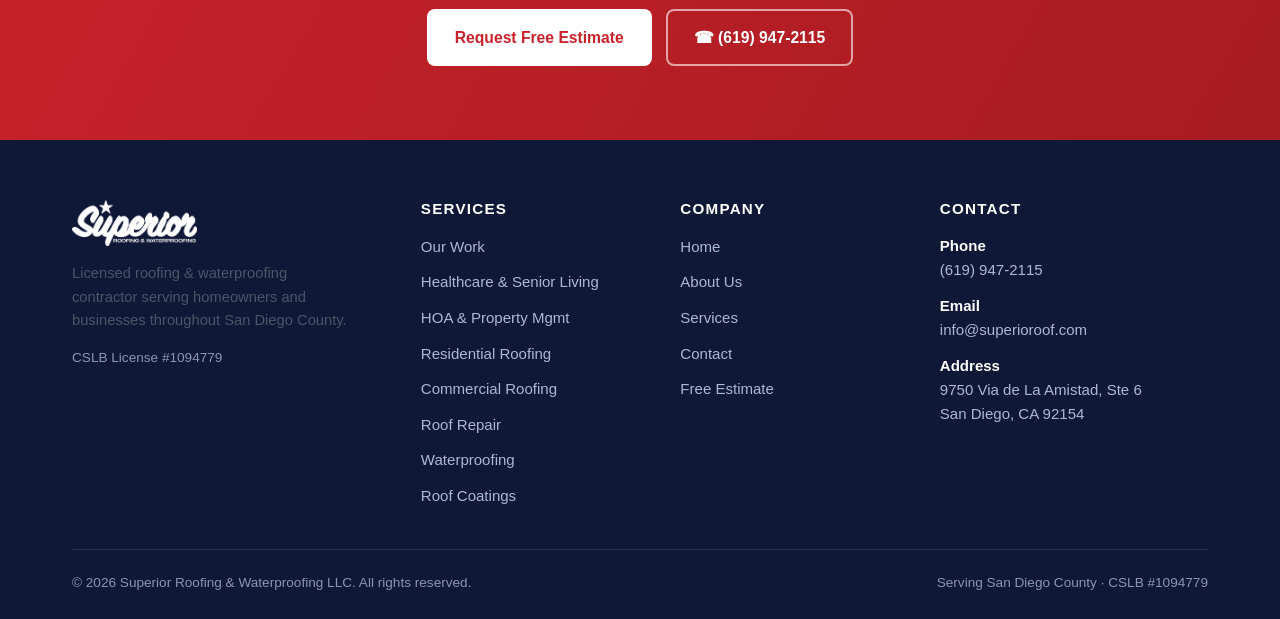
<file: services.html>
<!DOCTYPE html>
<html lang="en">
<head>
<meta charset="UTF-8">
<meta name="viewport" content="width=device-width, initial-scale=1">
<title>Roofing Services in San Diego | Superior Roofing &amp; Waterproofing</title>
<meta name="description" content="San Diego roofing services: residential &amp; commercial roof replacement, roof repair, waterproofing, roof coatings, inspections and maintenance across San Diego County. Free estimates — (619) 947-2115.">
<meta name="keywords" content="roof repair San Diego, roof replacement San Diego, commercial roofing San Diego, residential roofing San Diego, waterproofing San Diego, flat roof coatings San Diego, roof inspection San Diego">
<meta name="robots" content="index, follow">
<meta name="geo.region" content="US-CA">
<meta name="geo.placename" content="San Diego, California">
<link rel="canonical" href="https://www.superioroof.com/services.html">
<meta property="og:type" content="website">
<meta property="og:title" content="Roofing Services in San Diego | Superior Roofing & Waterproofing">
<meta property="og:description" content="Residential & commercial roofing, repair, waterproofing and coatings across San Diego County.">
<meta property="og:url" content="https://www.superioroof.com/services.html">
<link rel="stylesheet" href="styles.css">
<script type="application/ld+json">
{
  "@context":"https://schema.org",
  "@type":"BreadcrumbList",
  "itemListElement":[
    {"@type":"ListItem","position":1,"name":"Home","item":"https://www.superioroof.com/"},
    {"@type":"ListItem","position":2,"name":"Services","item":"https://www.superioroof.com/services.html"}
  ]
}
</script>
<script type="application/ld+json">
{
  "@context":"https://schema.org",
  "@type":"Service",
  "serviceType":"Roofing and Waterproofing",
  "provider":{"@type":"RoofingContractor","name":"Superior Roofing & Waterproofing LLC","telephone":"+1-619-947-2115"},
  "areaServed":{"@type":"AdministrativeArea","name":"San Diego County, CA"},
  "hasOfferCatalog":{
    "@type":"OfferCatalog","name":"Roofing Services",
    "itemListElement":[
      {"@type":"Offer","itemOffered":{"@type":"Service","name":"Residential Roof Replacement"}},
      {"@type":"Offer","itemOffered":{"@type":"Service","name":"Commercial Roofing"}},
      {"@type":"Offer","itemOffered":{"@type":"Service","name":"Roof Repair"}},
      {"@type":"Offer","itemOffered":{"@type":"Service","name":"Waterproofing"}},
      {"@type":"Offer","itemOffered":{"@type":"Service","name":"Roof Coatings"}},
      {"@type":"Offer","itemOffered":{"@type":"Service","name":"Roof Inspections & Maintenance"}}
    ]
  }
}
</script>
</head>
<body>

<div class="topbar">
  <div class="wrap">
    <div class="tb-left">
      <span>Licensed &amp; Insured — CSLB #1094779</span>
      <span>Serving All of San Diego County</span>
    </div>
    <div class="tb-right">
      <a href="mailto:info@superioroof.com">info@superioroof.com</a>
      <a href="tel:+16199472115">📞 (619) 947-2115</a>
    </div>
  </div>
</div>

<header class="site-header">
  <div class="wrap nav">
    <a class="brand" href="index.html" aria-label="Superior Roofing and Waterproofing home">
      <img src="logo.png" alt="Superior Roofing & Waterproofing logo">
    </a>
    <nav aria-label="Main navigation">
      <ul class="nav-links">
        <li><a href="index.html">Home</a></li>
        <li><a href="services.html" class="active">Services</a></li>
        <li><a href="hoa.html">HOA</a></li>
        <li><a href="healthcare.html">Healthcare</a></li>
        <li><a href="projects.html">Our Work</a></li>
        <li><a href="about.html">About</a></li>
        <li><a href="contact.html">Contact</a></li>
      </ul>
    </nav>
    <div class="nav-cta">
      <span class="nav-phone"><span>☎</span> (619) 947-2115</span>
      <a href="contact.html" class="btn btn-red">Free Estimate</a>
      <button class="menu-toggle" aria-label="Toggle menu"><span></span><span></span><span></span></button>
    </div>
  </div>
</header>

<section class="page-banner">
  <div class="wrap">
    <div class="crumbs"><a href="index.html">Home</a> / Services</div>
    <h1>Roofing &amp; Waterproofing Services in San Diego</h1>
    <p>Full-service residential and commercial roofing for San Diego County — repairs, replacements, waterproofing, coatings, and maintenance under one licensed roof.</p>
  </div>
</section>

<section>
  <div class="wrap">

    <div class="svc-block" id="residential">
      <div>
        <span class="eyebrow">Residential</span>
        <h3>Residential Roofing</h3>
        <p>Whether you need a full re-roof or a section repaired, we install and service shingle, tile, and flat roofs on San Diego homes. We help you choose the right system for your home, budget, and the local climate — then install it cleanly and back it with warranties.</p>
        <ul class="ticks">
          <li>Asphalt shingle, concrete &amp; clay tile, and flat roofs</li>
          <li>Full tear-off and re-roof installations</li>
          <li>Skylights, flashing, and ventilation</li>
          <li>Manufacturer and workmanship warranties</li>
        </ul>
      </div>
      <div class="svc-media"><svg fill="none" stroke-width="1.5" viewBox="0 0 24 24"><path d="M3 11l9-8 9 8"/><path d="M5 10v10h14V10"/><path d="M9 20v-6h6v6"/></svg></div>
    </div>
    <hr class="divider">

    <div class="svc-block" id="commercial">
      <div>
        <span class="eyebrow">Commercial</span>
        <h3>Commercial Roofing</h3>
        <p>We keep San Diego businesses and properties protected with durable low-slope and flat roofing systems. From TPO and single-ply membranes to built-up roofs, we deliver dependable installations and service that minimize disruption to your operations.</p>
        <ul class="ticks">
          <li>TPO, PVC, and single-ply membrane systems</li>
          <li>Flat and low-slope roof replacement</li>
          <li>Property management &amp; multi-site service</li>
          <li>Scheduled to work around your business hours</li>
        </ul>
      </div>
      <div class="svc-media"><svg fill="none" stroke-width="1.5" viewBox="0 0 24 24"><rect x="4" y="4" width="16" height="16" rx="2"/><path d="M4 9h16M9 9v11"/></svg></div>
    </div>
    <hr class="divider">

    <div class="svc-block" id="repair">
      <div>
        <span class="eyebrow">Repairs</span>
        <h3>Roof Repair &amp; Leak Detection</h3>
        <p>A small leak today can mean major water damage tomorrow. Our team tracks down the true source of the problem — not just the symptom — and makes lasting repairs on residential and commercial roofs throughout San Diego County.</p>
        <ul class="ticks">
          <li>Leak detection and moisture troubleshooting</li>
          <li>Storm, wind, and age-related damage repair</li>
          <li>Flashing, valley, and penetration repairs</li>
          <li>Emergency response for active leaks</li>
        </ul>
      </div>
      <div class="svc-media"><svg fill="none" stroke-width="1.5" viewBox="0 0 24 24"><path d="M14 7l3 3-8 8H6v-3z"/><path d="M12 5l4 4"/></svg></div>
    </div>
    <hr class="divider">

    <div class="svc-block" id="waterproofing">
      <div>
        <span class="eyebrow">Waterproofing</span>
        <h3>Waterproofing</h3>
        <p>Waterproofing is in our name for a reason. We protect decks, balconies, planters, and flat surfaces with proven coatings and membrane systems that keep water where it belongs — outside your building.</p>
        <ul class="ticks">
          <li>Deck &amp; balcony waterproof coatings</li>
          <li>Below-grade and planter waterproofing</li>
          <li>Elastomeric and membrane systems</li>
          <li>Sealants, flashing, and detail work</li>
        </ul>
      </div>
      <div class="svc-media"><svg fill="none" stroke-width="1.5" viewBox="0 0 24 24"><path d="M12 3s7 6 7 11a7 7 0 0 1-14 0c0-5 7-11 7-11z"/></svg></div>
    </div>
    <hr class="divider">

    <div class="svc-block" id="coatings">
      <div>
        <span class="eyebrow">Coatings</span>
        <h3>Roof Coatings &amp; Restoration</h3>
        <p>Not every aging roof needs to be torn off. Reflective roof coatings can restore a sound flat roof, stop leaks, and lower cooling costs in San Diego's sunny climate — often at a fraction of replacement cost.</p>
        <ul class="ticks">
          <li>Silicone and acrylic reflective coatings</li>
          <li>Energy-saving "cool roof" systems</li>
          <li>Restoration of existing flat roofs</li>
          <li>Extended roof life and warranty options</li>
        </ul>
      </div>
      <div class="svc-media"><svg fill="none" stroke-width="1.5" viewBox="0 0 24 24"><circle cx="12" cy="12" r="3"/><path d="M12 2v4M12 18v4M4 6l3 3M17 15l3 3M2 12h4M18 12h4"/></svg></div>
    </div>
    <hr class="divider">

    <div class="svc-block" id="maintenance">
      <div>
        <span class="eyebrow">Maintenance</span>
        <h3>Inspections &amp; Preventive Maintenance</h3>
        <p>Regular inspections and maintenance are the cheapest way to protect your roof. We catch small issues before they become expensive repairs and provide clear reports you can act on — ideal for homeowners and property managers alike.</p>
        <ul class="ticks">
          <li>Detailed roof condition inspections</li>
          <li>Preventive maintenance plans</li>
          <li>Pre-purchase and warranty inspections</li>
          <li>Documentation and photo reporting</li>
        </ul>
      </div>
      <div class="svc-media"><svg fill="none" stroke-width="1.5" viewBox="0 0 24 24"><path d="M9 11l3 3L22 4"/><path d="M21 12v7a2 2 0 0 1-2 2H5a2 2 0 0 1-2-2V5a2 2 0 0 1 2-2h11"/></svg></div>
    </div>

  </div>
</section>

<section class="cta-band">
  <div class="wrap">
    <h2>Not sure what your roof needs?</h2>
    <p>Book a free on-site assessment and we'll give you an honest recommendation — repair, coat, or replace.</p>
    <div class="btns">
      <a href="contact.html" class="btn" style="background:#fff;color:var(--red)">Request Free Estimate</a>
      <a href="tel:+16199472115" class="btn btn-ghost">☎ (619) 947-2115</a>
    </div>
  </div>
</section>

<footer class="site-footer">
  <div class="wrap">
    <div class="footer-grid">
      <div class="brand-f">
        <img src="logo.png" alt="Superior Roofing & Waterproofing">
        <p class="ft-desc">Licensed roofing &amp; waterproofing contractor serving homeowners and businesses throughout San Diego County.</p>
        <p style="margin-top:14px;color:#8a95b6;font-size:.85rem">CSLB License #1094779</p>
      </div>
      <div>
        <h4>Services</h4>
        <ul>
          <li><a href="projects.html">Our Work</a></li>
          <li><a href="healthcare.html">Healthcare &amp; Senior Living</a></li>
          <li><a href="hoa.html">HOA &amp; Property Mgmt</a></li>
          <li><a href="services.html#residential">Residential Roofing</a></li>
          <li><a href="services.html#commercial">Commercial Roofing</a></li>
          <li><a href="services.html#repair">Roof Repair</a></li>
          <li><a href="services.html#waterproofing">Waterproofing</a></li>
          <li><a href="services.html#coatings">Roof Coatings</a></li>
        </ul>
      </div>
      <div>
        <h4>Company</h4>
        <ul>
          <li><a href="index.html">Home</a></li>
          <li><a href="about.html">About Us</a></li>
          <li><a href="services.html">Services</a></li>
          <li><a href="contact.html">Contact</a></li>
          <li><a href="contact.html">Free Estimate</a></li>
        </ul>
      </div>
      <div>
        <h4>Contact</h4>
        <div class="ft-contact">
          <div><b>Phone</b><br><a href="tel:+16199472115">(619) 947-2115</a></div>
          <div><b>Email</b><br><a href="mailto:info@superioroof.com">info@superioroof.com</a></div>
          <div><b>Address</b><br>9750 Via de La Amistad, Ste 6<br>San Diego, CA 92154</div>
        </div>
      </div>
    </div>
    <div class="footer-bottom">
      <span>© <span id="year">2026</span> Superior Roofing &amp; Waterproofing LLC. All rights reserved.</span>
      <span>Serving San Diego County · CSLB #1094779</span>
    </div>
  </div>
</footer>

<script src="main.js"></script>
</body>
</html>
</file>
<file: styles.css>
/* Superior Roofing & Waterproofing — shared styles */
:root{
  --blue:#2456A6;
  --blue-dark:#1d478c;
  --navy:#16224C;
  --navy-2:#0f1836;
  --red:#C8222A;
  --red-dark:#a81b22;
  --ink:#1a2233;
  --slate:#4a5568;
  --line:#e2e8f0;
  --bg:#ffffff;
  --bg-soft:#f5f7fb;
  --bg-soft-2:#eef2f9;
  --white:#ffffff;
  --radius:12px;
  --shadow:0 10px 30px rgba(22,34,76,.08);
  --shadow-lg:0 20px 50px rgba(22,34,76,.16);
  --wrap:1180px;
}

*{box-sizing:border-box;margin:0;padding:0}
html{scroll-behavior:smooth}
body{
  font-family:"Segoe UI",Roboto,Helvetica,Arial,sans-serif;
  color:var(--ink);
  background:var(--bg);
  line-height:1.6;
  -webkit-font-smoothing:antialiased;
}
img{max-width:100%;display:block}
a{color:inherit;text-decoration:none}
.wrap{max-width:var(--wrap);margin:0 auto;padding:0 22px}
section{padding:74px 0}
h1,h2,h3,h4{line-height:1.15;color:var(--navy);font-weight:800;letter-spacing:-.01em}
h2{font-size:2.1rem}
h3{font-size:1.3rem}
p{color:var(--slate)}
.eyebrow{
  display:inline-block;font-size:.8rem;font-weight:800;letter-spacing:.14em;
  text-transform:uppercase;color:var(--red);margin-bottom:14px;
}
.center{text-align:center}
.lead{font-size:1.12rem;max-width:720px;margin:0 auto}

/* Buttons */
.btn{
  display:inline-flex;align-items:center;gap:.5rem;
  font-weight:700;font-size:.98rem;padding:14px 26px;border-radius:8px;
  cursor:pointer;border:2px solid transparent;transition:.18s ease;white-space:nowrap;
}
.btn-red{background:var(--red);color:#fff}
.btn-red:hover{background:var(--red-dark);transform:translateY(-2px)}
.btn-blue{background:var(--blue);color:#fff}
.btn-blue:hover{background:var(--blue-dark);transform:translateY(-2px)}
.btn-ghost{background:transparent;color:#fff;border-color:rgba(255,255,255,.6)}
.btn-ghost:hover{background:#fff;color:var(--navy);border-color:#fff}
.btn-outline{background:transparent;color:var(--blue);border-color:var(--blue)}
.btn-outline:hover{background:var(--blue);color:#fff}

/* Top utility bar */
.topbar{background:var(--navy);color:#cfd7ea;font-size:.85rem}
.topbar .wrap{display:flex;justify-content:space-between;align-items:center;height:40px}
.topbar a{color:#eaf0fb;font-weight:600}
.topbar .tb-right{display:flex;gap:22px;align-items:center}
.topbar .tb-left{display:flex;gap:20px;align-items:center}
@media(max-width:780px){.topbar .tb-left{display:none}}

/* Header / nav */
.site-header{position:sticky;top:0;z-index:50;background:#fff;box-shadow:0 2px 14px rgba(22,34,76,.07)}
.nav{display:flex;align-items:center;justify-content:space-between;height:84px}
.brand img{height:52px;width:auto}
.nav-links{display:flex;align-items:center;gap:24px;list-style:none}
.nav-links a{font-weight:700;color:var(--navy);font-size:.98rem;position:relative;padding:6px 0}
.nav-links a:hover{color:var(--blue)}
.nav-links a.active{color:var(--blue)}
.nav-links a.active::after{content:"";position:absolute;left:0;bottom:-2px;width:100%;height:3px;background:var(--red);border-radius:2px}
.nav-cta{display:flex;align-items:center;gap:14px}
.nav-phone{font-weight:800;color:var(--navy);font-size:1.05rem;white-space:nowrap}
.nav-phone span{color:var(--red)}
.menu-toggle{display:none;background:none;border:0;cursor:pointer;flex-direction:column;gap:5px;padding:8px}
.menu-toggle span{width:26px;height:3px;background:var(--navy);border-radius:2px}
@media(max-width:960px){
  .nav-links{position:fixed;inset:124px 0 auto 0;flex-direction:column;background:#fff;
    padding:20px 22px;gap:6px;box-shadow:var(--shadow);transform:translateY(-140%);
    transition:transform .28s ease;align-items:stretch}
  .nav-links.open{transform:translateY(0)}
  .nav-links a{padding:12px 4px;border-bottom:1px solid var(--line)}
  .menu-toggle{display:flex}
  .nav-cta .btn{display:none}
}

/* Hero */
.hero{position:relative;color:#fff;overflow:hidden;
  background:linear-gradient(120deg,var(--navy-2) 0%,var(--navy) 45%,var(--blue) 120%)}
.hero::after{content:"";position:absolute;inset:0;
  background:radial-gradient(1200px 500px at 80% -10%,rgba(200,34,42,.28),transparent 60%);pointer-events:none}
.hero .wrap{position:relative;z-index:2;padding-top:96px;padding-bottom:100px;max-width:820px}
.hero h1{color:#fff;font-size:3.15rem;margin-bottom:20px}
.hero p{color:#d6ddf0;font-size:1.2rem;max-width:640px;margin-bottom:32px}
.hero .btns{display:flex;gap:14px;flex-wrap:wrap}
.hero-badges{display:flex;gap:26px;flex-wrap:wrap;margin-top:42px;padding-top:26px;border-top:1px solid rgba(255,255,255,.18)}
.hero-badge{display:flex;flex-direction:column}
.hero-badge b{font-size:1.7rem;color:#fff;font-weight:800}
.hero-badge span{font-size:.82rem;color:#b9c3de;text-transform:uppercase;letter-spacing:.08em}
@media(max-width:640px){.hero h1{font-size:2.25rem}.hero p{font-size:1.05rem}}

/* Page banner (interior pages) */
.page-banner{background:linear-gradient(120deg,var(--navy-2),var(--navy) 70%,var(--blue));color:#fff;padding:66px 0}
.page-banner h1{color:#fff;font-size:2.6rem;margin-bottom:10px}
.page-banner p{color:#cdd6ec;max-width:640px}
.crumbs{font-size:.85rem;color:#9fabce;margin-bottom:14px}
.crumbs a{color:#cdd6ec}

/* Services grid */
.grid{display:grid;gap:24px}
.grid-3{grid-template-columns:repeat(3,1fr)}
.grid-4{grid-template-columns:repeat(4,1fr)}
.grid-2{grid-template-columns:repeat(2,1fr)}
@media(max-width:900px){.grid-3,.grid-4{grid-template-columns:repeat(2,1fr)}}
@media(max-width:600px){.grid-3,.grid-4,.grid-2{grid-template-columns:1fr}}

.card{background:#fff;border:1px solid var(--line);border-radius:var(--radius);padding:30px 26px;
  transition:.2s ease;box-shadow:var(--shadow)}
.card:hover{transform:translateY(-6px);box-shadow:var(--shadow-lg);border-color:#c9d6ef}
.card .ic{width:54px;height:54px;border-radius:12px;display:flex;align-items:center;justify-content:center;
  background:var(--bg-soft-2);margin-bottom:18px}
.card .ic svg{width:28px;height:28px;stroke:var(--blue)}
.card h3{margin-bottom:10px;font-size:1.18rem}
.card p{font-size:.96rem}
.card .more{display:inline-block;margin-top:14px;color:var(--red);font-weight:700;font-size:.9rem}

/* Feature / split sections */
.split{display:grid;grid-template-columns:1fr 1fr;gap:54px;align-items:center}
@media(max-width:860px){.split{grid-template-columns:1fr;gap:34px}}
.soft{background:var(--bg-soft)}
.navy-sec{background:var(--navy);color:#fff}
.navy-sec h2,.navy-sec h3{color:#fff}
.navy-sec p{color:#c7d0e6}

.ticks{list-style:none;margin-top:22px;display:grid;gap:14px}
.ticks li{display:flex;gap:12px;align-items:flex-start;color:var(--slate);font-weight:500}
.navy-sec .ticks li{color:#dbe2f2}
.ticks li::before{content:"";flex:0 0 22px;height:22px;margin-top:2px;border-radius:50%;
  background:var(--red);
  -webkit-mask:url("data:image/svg+xml;utf8,<svg xmlns='http://www.w3.org/2000/svg' viewBox='0 0 24 24'><path fill='white' d='M9 16.2 4.8 12l-1.4 1.4L9 19 21 7l-1.4-1.4z'/></svg>") center/16px no-repeat;
  mask:url("data:image/svg+xml;utf8,<svg xmlns='http://www.w3.org/2000/svg' viewBox='0 0 24 24'><path fill='white' d='M9 16.2 4.8 12l-1.4 1.4L9 19 21 7l-1.4-1.4z'/></svg>") center/16px no-repeat;}

.media-box{border-radius:16px;overflow:hidden;box-shadow:var(--shadow-lg);
  background:linear-gradient(135deg,var(--blue),var(--navy));min-height:340px;position:relative;color:#fff}
.media-box .mb-inner{position:absolute;inset:0;display:flex;flex-direction:column;justify-content:flex-end;
  padding:30px;background:linear-gradient(0deg,rgba(15,24,54,.75),transparent 70%)}
.media-box .mb-inner b{font-size:1.3rem}
.media-box svg.roofline{position:absolute;top:26px;right:26px;width:80px;height:80px;opacity:.35;stroke:#fff}

/* Stats band */
.stats{background:var(--bg-soft-2)}
.stats .grid-4{gap:18px}
.stat{background:#fff;border-radius:var(--radius);padding:28px 22px;text-align:center;box-shadow:var(--shadow)}
.stat b{display:block;font-size:2.3rem;color:var(--blue);font-weight:800}
.stat span{font-size:.9rem;color:var(--slate);font-weight:600}

/* CTA band */
.cta-band{background:linear-gradient(120deg,var(--red),var(--red-dark));color:#fff;text-align:center}
.cta-band h2{color:#fff}
.cta-band p{color:#ffe2e3;max-width:620px;margin:12px auto 26px}
.cta-band .btns{display:flex;gap:14px;justify-content:center;flex-wrap:wrap}

/* Service area chips */
.chips{display:flex;flex-wrap:wrap;gap:10px;margin-top:22px}
.chip{background:#fff;border:1px solid var(--line);border-radius:40px;padding:8px 16px;
  font-size:.9rem;font-weight:600;color:var(--navy)}

/* Steps */
.steps{counter-reset:step;display:grid;gap:22px}
.step{display:flex;gap:18px;align-items:flex-start}
.step .n{counter-increment:step;flex:0 0 46px;height:46px;border-radius:50%;background:var(--blue);color:#fff;
  display:flex;align-items:center;justify-content:center;font-weight:800;font-size:1.1rem}
.step .n::before{content:counter(step)}
.step h4{color:var(--navy);margin-bottom:4px;font-size:1.1rem}

/* Testimonials */
.quote{background:#fff;border:1px solid var(--line);border-radius:var(--radius);padding:28px;box-shadow:var(--shadow)}
.quote .stars{color:#f5a623;font-size:1rem;letter-spacing:2px;margin-bottom:12px}
.quote p{color:var(--ink);font-style:italic}
.quote .who{margin-top:16px;font-weight:800;color:var(--navy);font-style:normal}
.quote .who span{display:block;font-weight:600;color:var(--slate);font-size:.85rem}

/* Detailed service block */
.svc-block{display:grid;grid-template-columns:1fr 1fr;gap:44px;align-items:center;padding:34px 0}
.svc-block:nth-child(even) .svc-media{order:2}
@media(max-width:860px){.svc-block{grid-template-columns:1fr;gap:24px}.svc-block:nth-child(even) .svc-media{order:0}}
.svc-media{border-radius:16px;min-height:300px;background:linear-gradient(135deg,var(--blue),var(--navy));
  box-shadow:var(--shadow);display:flex;align-items:center;justify-content:center}
.svc-media svg{width:96px;height:96px;stroke:rgba(255,255,255,.85)}
.svc-block h3{font-size:1.6rem;margin-bottom:12px}
.divider{height:1px;background:var(--line);margin:0}

/* Contact */
.contact-grid{display:grid;grid-template-columns:1.1fr .9fr;gap:44px}
@media(max-width:860px){.contact-grid{grid-template-columns:1fr}}
.field{margin-bottom:16px}
.field label{display:block;font-weight:700;color:var(--navy);font-size:.9rem;margin-bottom:6px}
.field input,.field select,.field textarea{
  width:100%;padding:12px 14px;border:1px solid var(--line);border-radius:8px;font-size:1rem;
  font-family:inherit;background:#fff;color:var(--ink)}
.field input:focus,.field select:focus,.field textarea:focus{outline:none;border-color:var(--blue);
  box-shadow:0 0 0 3px rgba(36,86,166,.15)}
.field textarea{min-height:130px;resize:vertical}
.info-card{background:var(--navy);color:#fff;border-radius:var(--radius);padding:32px}
.info-card h3{color:#fff;margin-bottom:20px}
.info-row{display:flex;gap:14px;align-items:flex-start;margin-bottom:20px}
.info-row .ic{flex:0 0 42px;height:42px;border-radius:10px;background:rgba(255,255,255,.1);
  display:flex;align-items:center;justify-content:center}
.info-row .ic svg{width:20px;height:20px;stroke:#fff}
.info-row b{display:block;color:#fff;font-size:.95rem}
.info-row span,.info-row a{color:#c7d0e6;font-size:.95rem}
.info-row a:hover{color:#fff}
.form-note{font-size:.82rem;color:var(--slate);margin-top:6px}
.success{background:#e8f6ec;border:1px solid #b6e0c2;color:#1f7a3d;padding:14px 16px;border-radius:8px;
  font-weight:600;margin-top:14px;display:none}

/* Footer */
.site-footer{background:var(--navy-2);color:#aeb8d4;padding:60px 0 26px}
.footer-grid{display:grid;grid-template-columns:1.4fr 1fr 1fr 1.2fr;gap:36px}
@media(max-width:860px){.footer-grid{grid-template-columns:1fr 1fr}}
@media(max-width:520px){.footer-grid{grid-template-columns:1fr}}
.site-footer .brand-f img{height:46px;margin-bottom:16px;filter:brightness(0) invert(1)}
.site-footer h4{color:#fff;font-size:.95rem;text-transform:uppercase;letter-spacing:.08em;margin-bottom:16px}
.site-footer ul{list-style:none;display:grid;gap:10px}
.site-footer a{color:#aeb8d4;font-size:.94rem}
.site-footer a:hover{color:#fff}
.site-footer .ft-desc{font-size:.92rem;max-width:280px}
.ft-contact{display:grid;gap:12px;font-size:.94rem}
.ft-contact b{color:#fff}
.footer-bottom{border-top:1px solid rgba(255,255,255,.1);margin-top:40px;padding-top:22px;
  display:flex;justify-content:space-between;gap:16px;flex-wrap:wrap;font-size:.85rem;color:#8a95b6}
.footer-bottom a{color:#8a95b6}

.reveal{opacity:0;transform:translateY(24px);transition:.6s ease}
.reveal.in{opacity:1;transform:none}

/* Project gallery cards */
.proj-card{background:#fff;border:1px solid var(--line);border-radius:var(--radius);overflow:hidden;box-shadow:var(--shadow);margin:0;transition:.2s ease}
.proj-card:hover{transform:translateY(-6px);box-shadow:var(--shadow-lg)}
.proj-card video{width:100%;aspect-ratio:9/16;object-fit:cover;background:#0f1836;display:block;cursor:pointer}
.proj-card figcaption{padding:14px 16px}
.proj-card figcaption b{display:block;color:var(--navy);font-size:1rem}
.proj-card figcaption span{color:var(--slate);font-size:.85rem}
/* Photo gallery + lightbox */
.photo-grid{columns:4 240px;column-gap:14px}
.photo-grid .ph{break-inside:avoid;display:block;width:100%;margin:0 0 14px;padding:0;border:0;background:none;cursor:zoom-in;border-radius:10px;overflow:hidden;box-shadow:var(--shadow)}
.photo-grid .ph img{width:100%;display:block;border-radius:10px;transition:.25s ease}
.photo-grid .ph:hover img{transform:scale(1.04)}
@media(max-width:900px){.photo-grid{columns:3 200px}}
@media(max-width:600px){.photo-grid{columns:2 150px}}
.lightbox{position:fixed;inset:0;background:rgba(10,15,30,.93);display:none;align-items:center;justify-content:center;z-index:200;padding:20px;cursor:zoom-out}
.lightbox.open{display:flex}
.lightbox img{max-width:95%;max-height:92%;border-radius:8px;box-shadow:0 20px 60px rgba(0,0,0,.6)}
.lb-close{position:absolute;top:16px;right:26px;color:#fff;font-size:2.6rem;line-height:1;cursor:pointer;font-weight:300}
</file>
